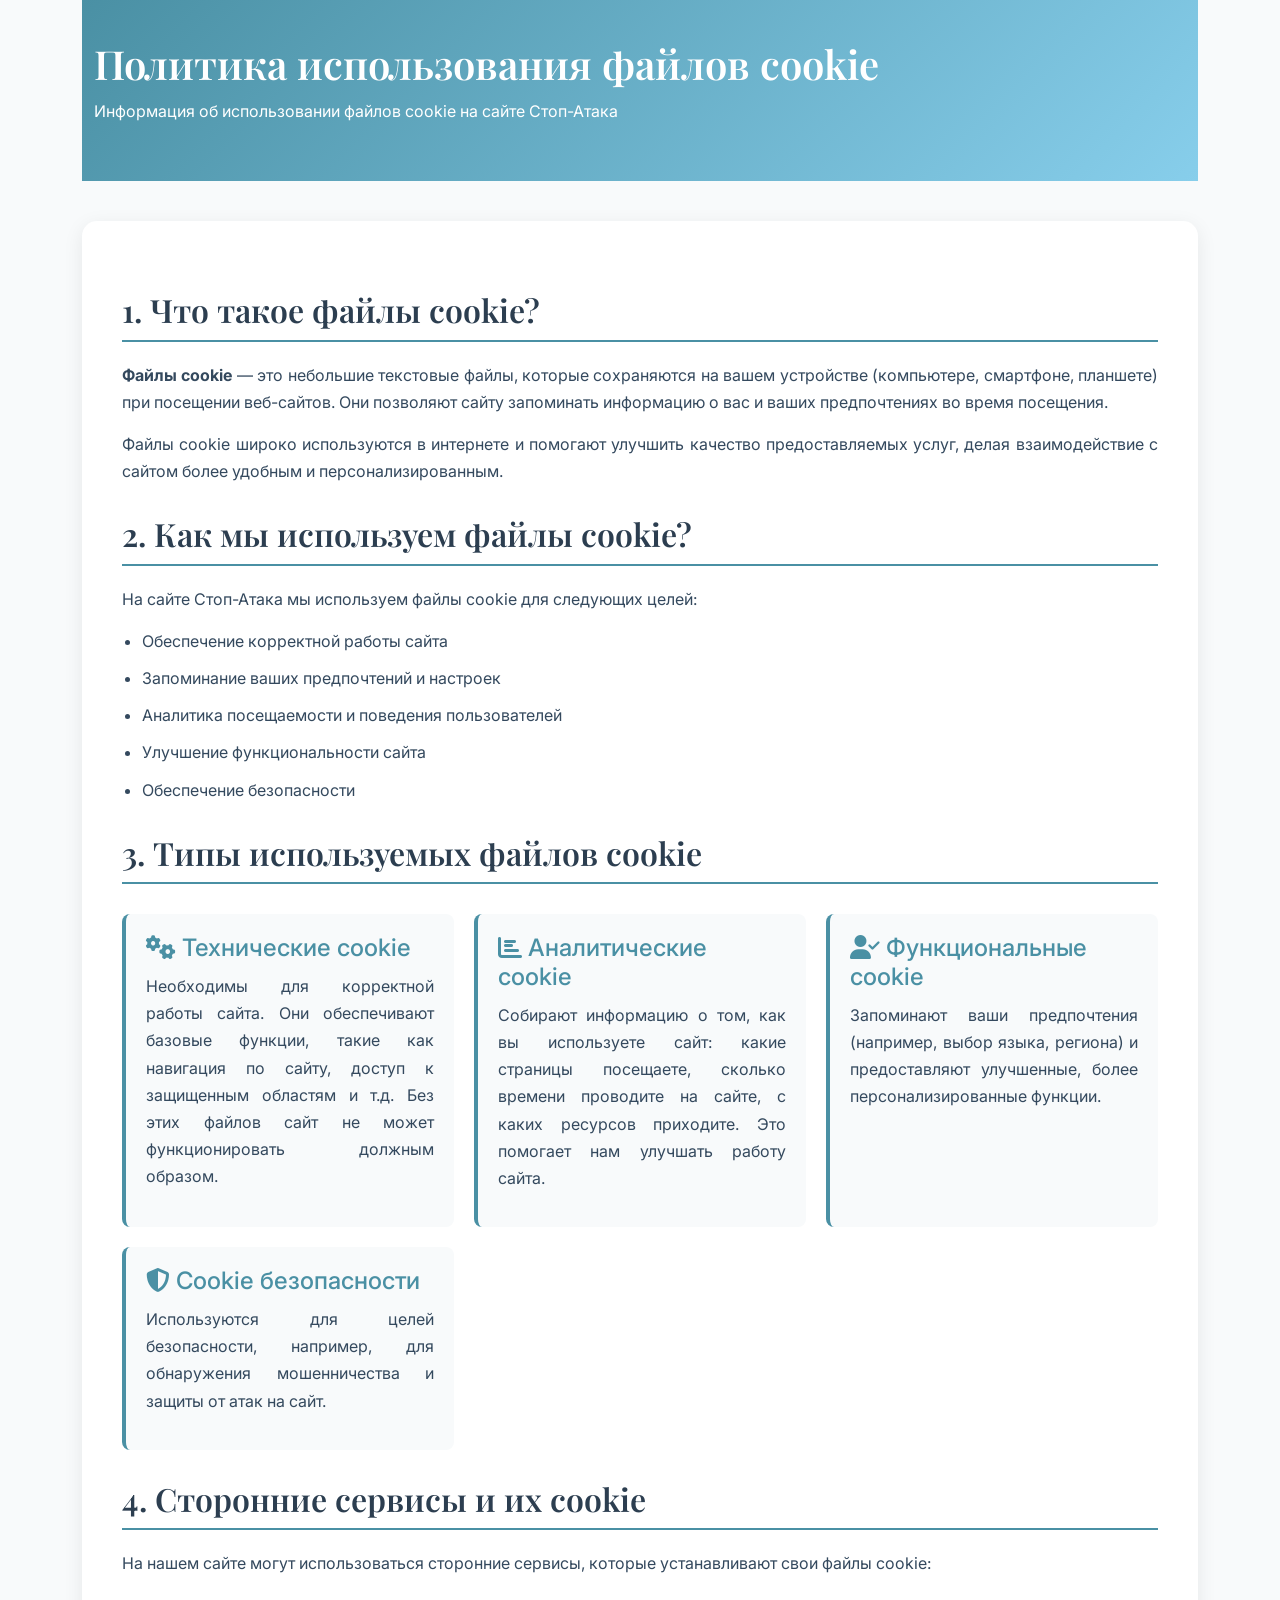
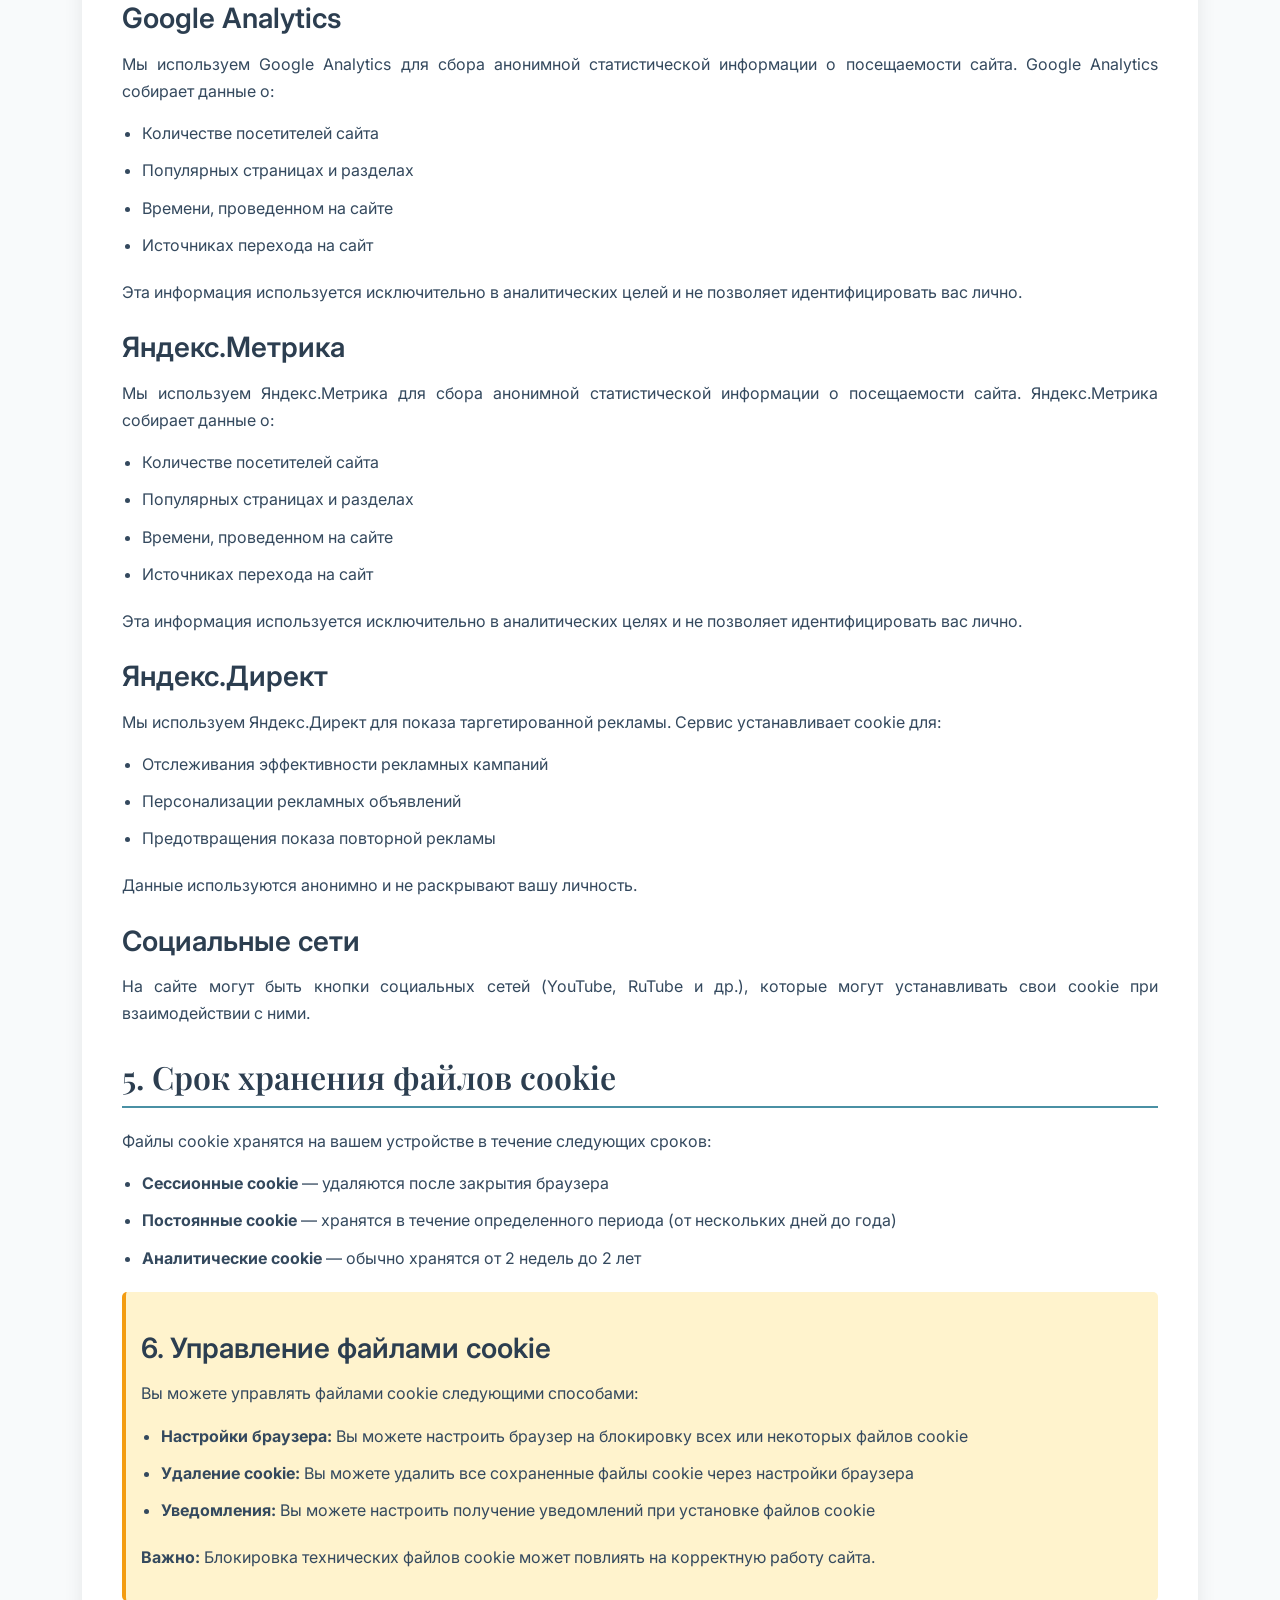
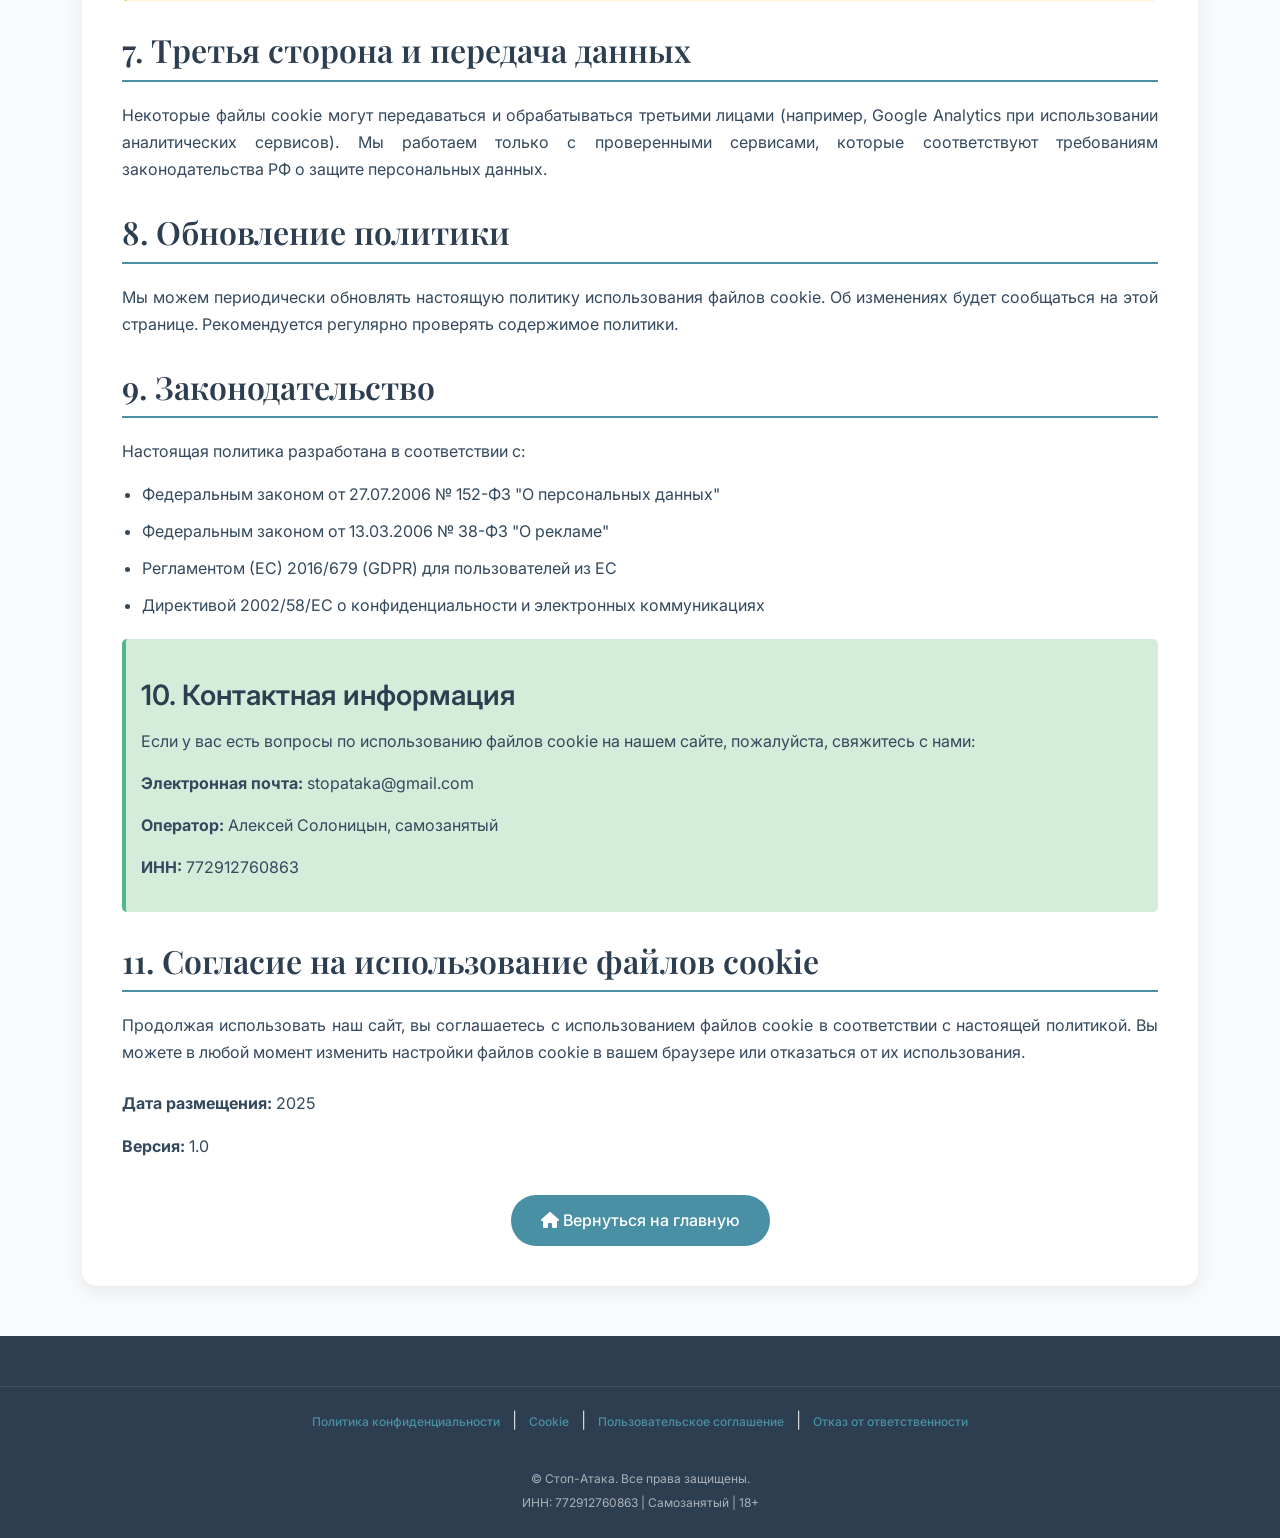
<file: cookies.html>
<!DOCTYPE html>
<html lang="ru">
<head>
    <meta charset="UTF-8">
    <meta name="viewport" content="width=device-width, initial-scale=1.0">
    <title>Политика использования cookies - Стоп-Атака</title>
    <meta name="description" content="Политика cookies Стоп-Атака. Как мы используем cookies и другие технологии для улучшения вашего опыта.">
    <meta name="robots" content="index, follow">
    <link rel="canonical" href="https://bacteriofak.github.io/Solalott/cookies.html">
    <link rel="icon" type="image/x-icon" href="favicon.ico">
    
    <!-- Bootstrap CSS -->
    <link href="https://cdn.jsdelivr.net/npm/bootstrap@5.3.0/dist/css/bootstrap.min.css" rel="stylesheet">
    <!-- Google Fonts -->
    <link href="https://fonts.googleapis.com/css2?family=Inter:wght@300;400;500;600;700&family=Playfair+Display:wght@600;700&display=swap" rel="stylesheet">
    <!-- Font Awesome -->
    <link rel="stylesheet" href="https://cdnjs.cloudflare.com/ajax/libs/font-awesome/6.4.0/css/all.min.css">
    <!-- Legal Pages CSS -->
    <link rel="stylesheet" href="legal.css">
</head>
<body>
    <div class="container">
        <header class="legal-header">
            <div class="container">
                <h1>Политика использования файлов cookie</h1>
                <p>Информация об использовании файлов cookie на сайте Стоп-Атака</p>
            </div>
        </header>
        
        <div class="legal-content">
            <h2>1. Что такое файлы cookie?</h2>
            <p><strong>Файлы cookie</strong> — это небольшие текстовые файлы, которые сохраняются на вашем устройстве (компьютере, смартфоне, планшете) при посещении веб-сайтов. Они позволяют сайту запоминать информацию о вас и ваших предпочтениях во время посещения.</p>
            <p>Файлы cookie широко используются в интернете и помогают улучшить качество предоставляемых услуг, делая взаимодействие с сайтом более удобным и персонализированным.</p>
            
            <h2>2. Как мы используем файлы cookie?</h2>
            <p>На сайте Стоп-Атака мы используем файлы cookie для следующих целей:</p>
            <ul>
                <li>Обеспечение корректной работы сайта</li>
                <li>Запоминание ваших предпочтений и настроек</li>
                <li>Аналитика посещаемости и поведения пользователей</li>
                <li>Улучшение функциональности сайта</li>
                <li>Обеспечение безопасности</li>
            </ul>
            
            <h2>3. Типы используемых файлов cookie</h2>
            <div class="cookie-types">
                <div class="cookie-card">
                    <h4><i class="fas fa-cogs"></i> Технические cookie</h4>
                    <p>Необходимы для корректной работы сайта. Они обеспечивают базовые функции, такие как навигация по сайту, доступ к защищенным областям и т.д. Без этих файлов сайт не может функционировать должным образом.</p>
                </div>
                
                <div class="cookie-card">
                    <h4><i class="fas fa-chart-bar"></i> Аналитические cookie</h4>
                    <p>Собирают информацию о том, как вы используете сайт: какие страницы посещаете, сколько времени проводите на сайте, с каких ресурсов приходите. Это помогает нам улучшать работу сайта.</p>
                </div>
                
                <div class="cookie-card">
                    <h4><i class="fas fa-user-check"></i> Функциональные cookie</h4>
                    <p>Запоминают ваши предпочтения (например, выбор языка, региона) и предоставляют улучшенные, более персонализированные функции.</p>
                </div>
                
                <div class="cookie-card">
                    <h4><i class="fas fa-shield-alt"></i> Cookie безопасности</h4>
                    <p>Используются для целей безопасности, например, для обнаружения мошенничества и защиты от атак на сайт.</p>
                </div>
            </div>
            
            <h2>4. Сторонние сервисы и их cookie</h2>
            <p>На нашем сайте могут использоваться сторонние сервисы, которые устанавливают свои файлы cookie:</p>
            
            <h3>Google Analytics</h3>
            <p>Мы используем Google Analytics для сбора анонимной статистической информации о посещаемости сайта. Google Analytics собирает данные о:</p>
            <ul>
                <li>Количестве посетителей сайта</li>
                <li>Популярных страницах и разделах</li>
                <li>Времени, проведенном на сайте</li>
                <li>Источниках перехода на сайт</li>
            </ul>
            <p>Эта информация используется исключительно в аналитических целей и не позволяет идентифицировать вас лично.</p>
            
            <h3>Яндекс.Метрика</h3>
            <p>Мы используем Яндекс.Метрика для сбора анонимной статистической информации о посещаемости сайта. Яндекс.Метрика собирает данные о:</p>
            <ul>
                <li>Количестве посетителей сайта</li>
                <li>Популярных страницах и разделах</li>
                <li>Времени, проведенном на сайте</li>
                <li>Источниках перехода на сайт</li>
            </ul>
            <p>Эта информация используется исключительно в аналитических целях и не позволяет идентифицировать вас лично.</p>
            
            <h3>Яндекс.Директ</h3>
            <p>Мы используем Яндекс.Директ для показа таргетированной рекламы. Сервис устанавливает cookie для:</p>
            <ul>
                <li>Отслеживания эффективности рекламных кампаний</li>
                <li>Персонализации рекламных объявлений</li>
                <li>Предотвращения показа повторной рекламы</li>
            </ul>
            <p>Данные используются анонимно и не раскрывают вашу личность.</p>
            
            <h3>Социальные сети</h3>
            <p>На сайте могут быть кнопки социальных сетей (YouTube, RuTube и др.), которые могут устанавливать свои cookie при взаимодействии с ними.</p>
            
            <h2>5. Срок хранения файлов cookie</h2>
            <p>Файлы cookie хранятся на вашем устройстве в течение следующих сроков:</p>
            <ul>
                <li><strong>Сессионные cookie</strong> — удаляются после закрытия браузера</li>
                <li><strong>Постоянные cookie</strong> — хранятся в течение определенного периода (от нескольких дней до года)</li>
                <li><strong>Аналитические cookie</strong> — обычно хранятся от 2 недель до 2 лет</li>
            </ul>
            
            <div class="highlight">
                <h3>6. Управление файлами cookie</h3>
                <p>Вы можете управлять файлами cookie следующими способами:</p>
                <ul>
                    <li><strong>Настройки браузера:</strong> Вы можете настроить браузер на блокировку всех или некоторых файлов cookie</li>
                    <li><strong>Удаление cookie:</strong> Вы можете удалить все сохраненные файлы cookie через настройки браузера</li>
                    <li><strong>Уведомления:</strong> Вы можете настроить получение уведомлений при установке файлов cookie</li>
                </ul>
                <p><strong>Важно:</strong> Блокировка технических файлов cookie может повлиять на корректную работу сайта.</p>
            </div>
            
            <h2>7. Третья сторона и передача данных</h2>
            <p>Некоторые файлы cookie могут передаваться и обрабатываться третьими лицами (например, Google Analytics при использовании аналитических сервисов). Мы работаем только с проверенными сервисами, которые соответствуют требованиям законодательства РФ о защите персональных данных.</p>
            
            <h2>8. Обновление политики</h2>
            <p>Мы можем периодически обновлять настоящую политику использования файлов cookie. Об изменениях будет сообщаться на этой странице. Рекомендуется регулярно проверять содержимое политики.</p>
            
            <h2>9. Законодательство</h2>
            <p>Настоящая политика разработана в соответствии с:</p>
            <ul>
                <li>Федеральным законом от 27.07.2006 № 152-ФЗ "О персональных данных"</li>
                <li>Федеральным законом от 13.03.2006 № 38-ФЗ "О рекламе"</li>
                <li>Регламентом (ЕС) 2016/679 (GDPR) для пользователей из ЕС</li>
                <li>Директивой 2002/58/EC о конфиденциальности и электронных коммуникациях</li>
            </ul>
            
            <div class="contact-info">
                <h3>10. Контактная информация</h3>
                <p>Если у вас есть вопросы по использованию файлов cookie на нашем сайте, пожалуйста, свяжитесь с нами:</p>
                <p><strong>Электронная почта:</strong> stopataka@gmail.com</p>
                <p><strong>Оператор:</strong> Алексей Солоницын, самозанятый</p>
                <p><strong>ИНН:</strong> 772912760863</p>
            </div>
            
            <h2>11. Согласие на использование файлов cookie</h2>
            <p>Продолжая использовать наш сайт, вы соглашаетесь с использованием файлов cookie в соответствии с настоящей политикой. Вы можете в любой момент изменить настройки файлов cookie в вашем браузере или отказаться от их использования.</p>
            
            <div class="text-center mt-4">
                <p><strong>Дата размещения:</strong> 2025</p>
                <p><strong>Версия:</strong> 1.0</p>
            </div>
            
            <div class="text-center">
                <a href="index.html" class="btn-back">
                    <i class="fas fa-home"></i> Вернуться на главную
                </a>
            </div>
        </div>
    </div>
    
    <!-- Footer -->
    <div class="legal-footer-wrapper">
        <footer class="footer">
            <div class="legal-links">
                <a href="privacy.html">Политика конфиденциальности</a> |
                <a href="cookies.html">Cookie</a> |
                <a href="terms.html">Пользовательское соглашение</a> |
                <a href="disclaimer.html">Отказ от ответственности</a>
            </div>
            <div class="footer-bottom">
                <p>&copy; Стоп-Атака. Все права защищены.</p>
                <p>ИНН: 772912760863 | Самозанятый | 18+</p>
            </div>
        </footer>
    </div>
    
    <!-- Bootstrap JS -->
    <script src="https://cdn.jsdelivr.net/npm/bootstrap@5.3.0/dist/js/bootstrap.bundle.min.js"></script>
</body>
</html>
</file>
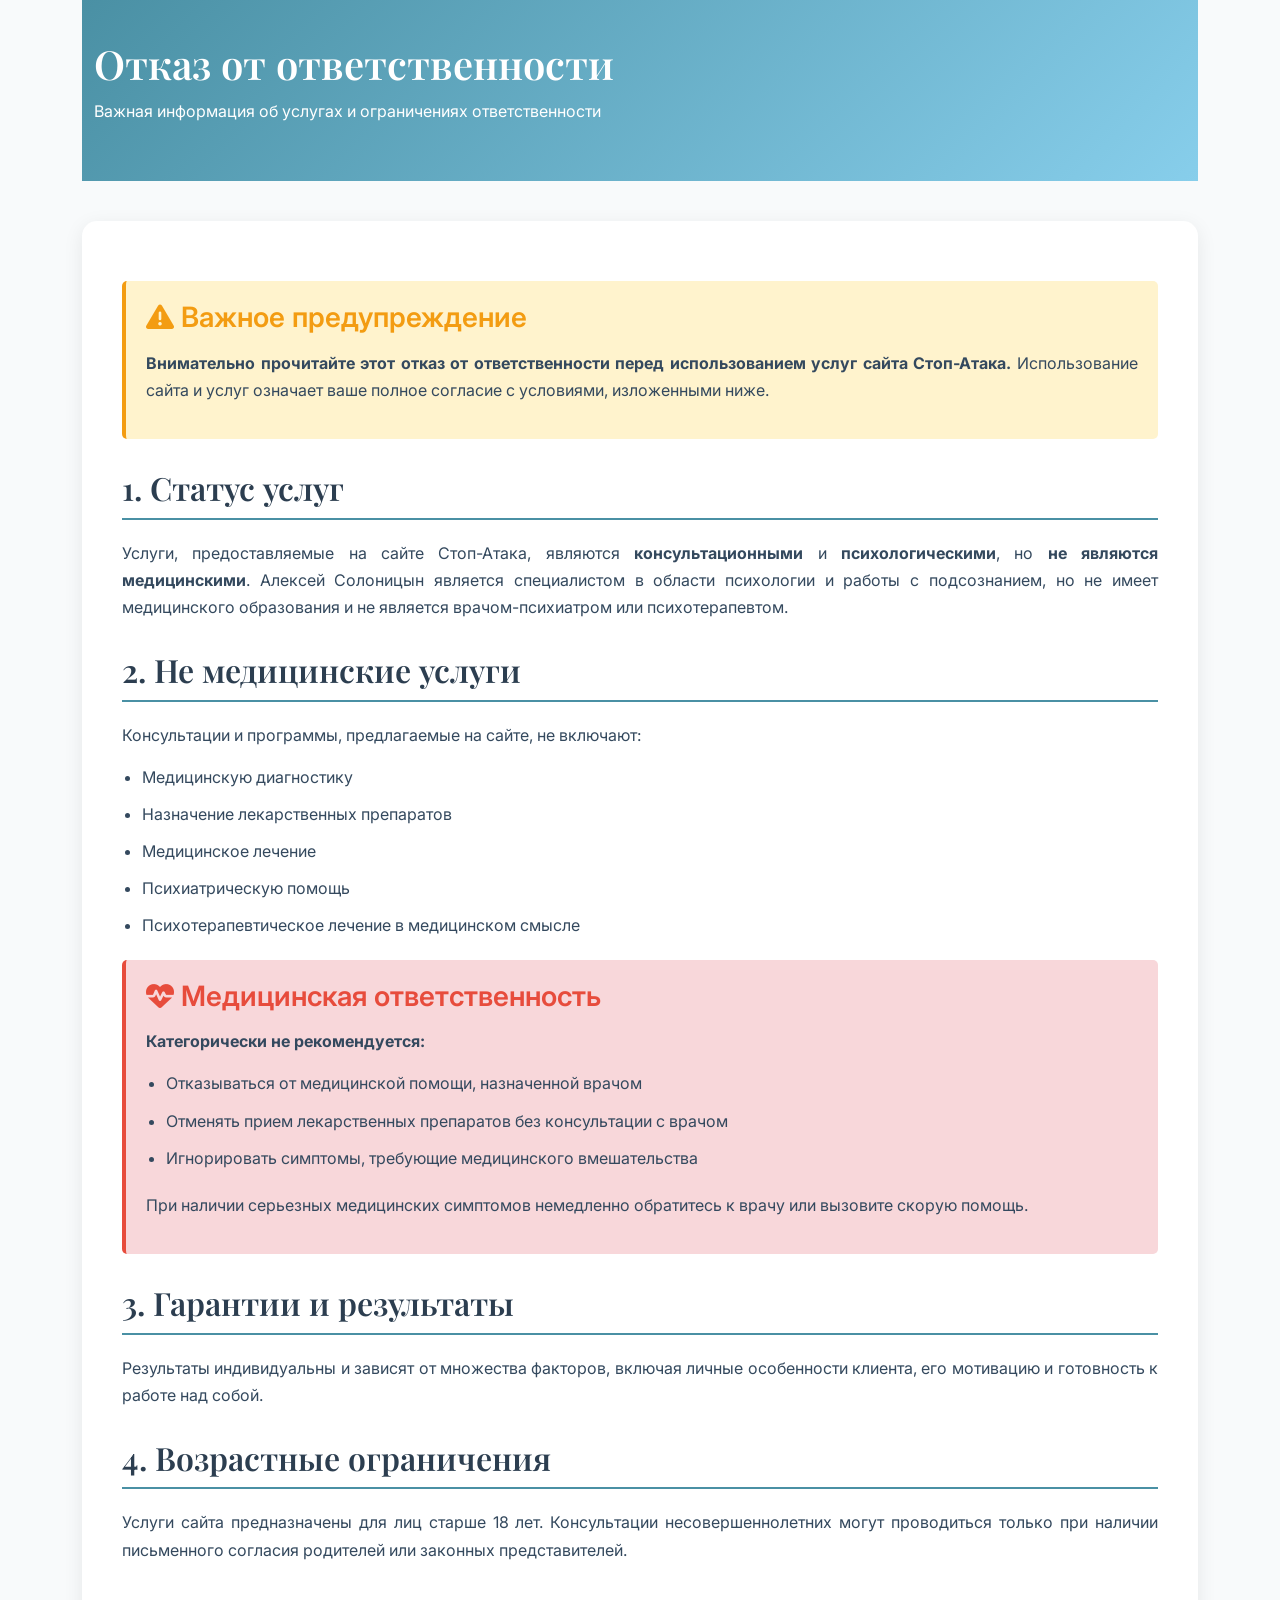
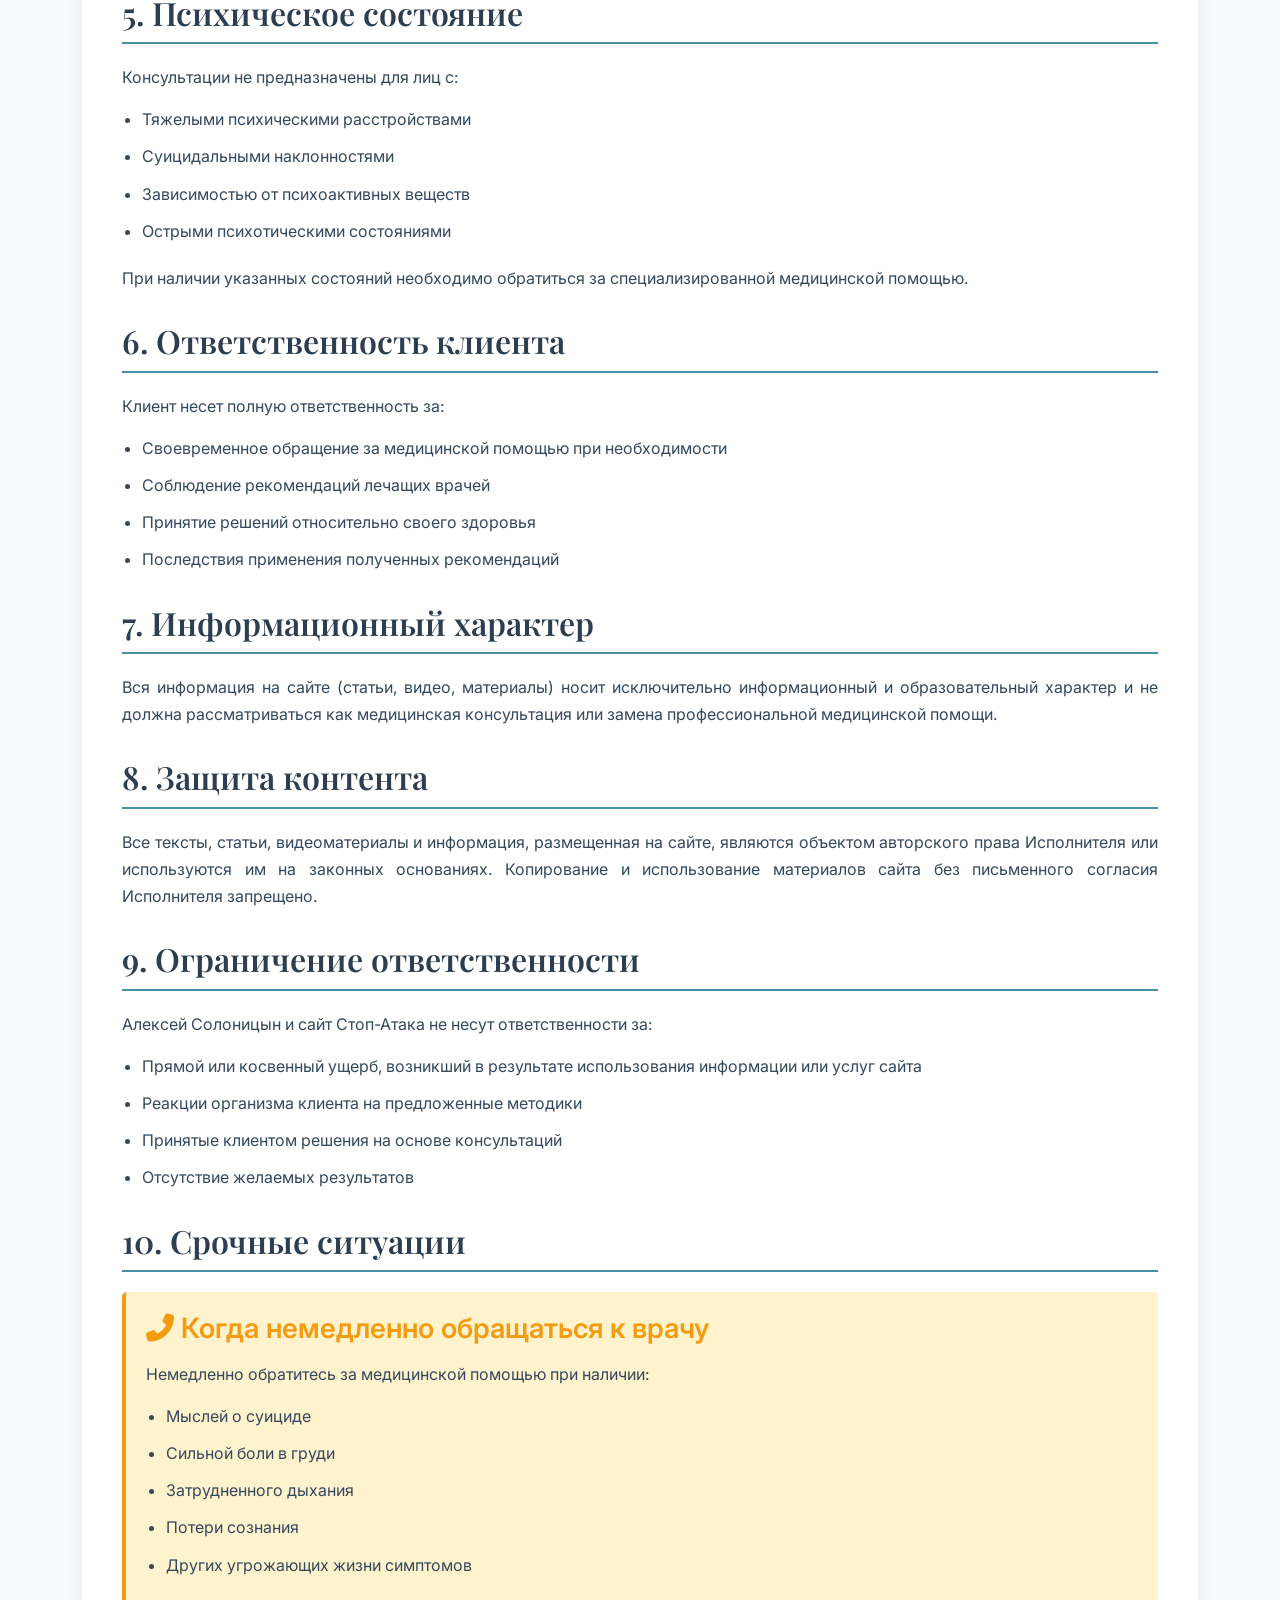
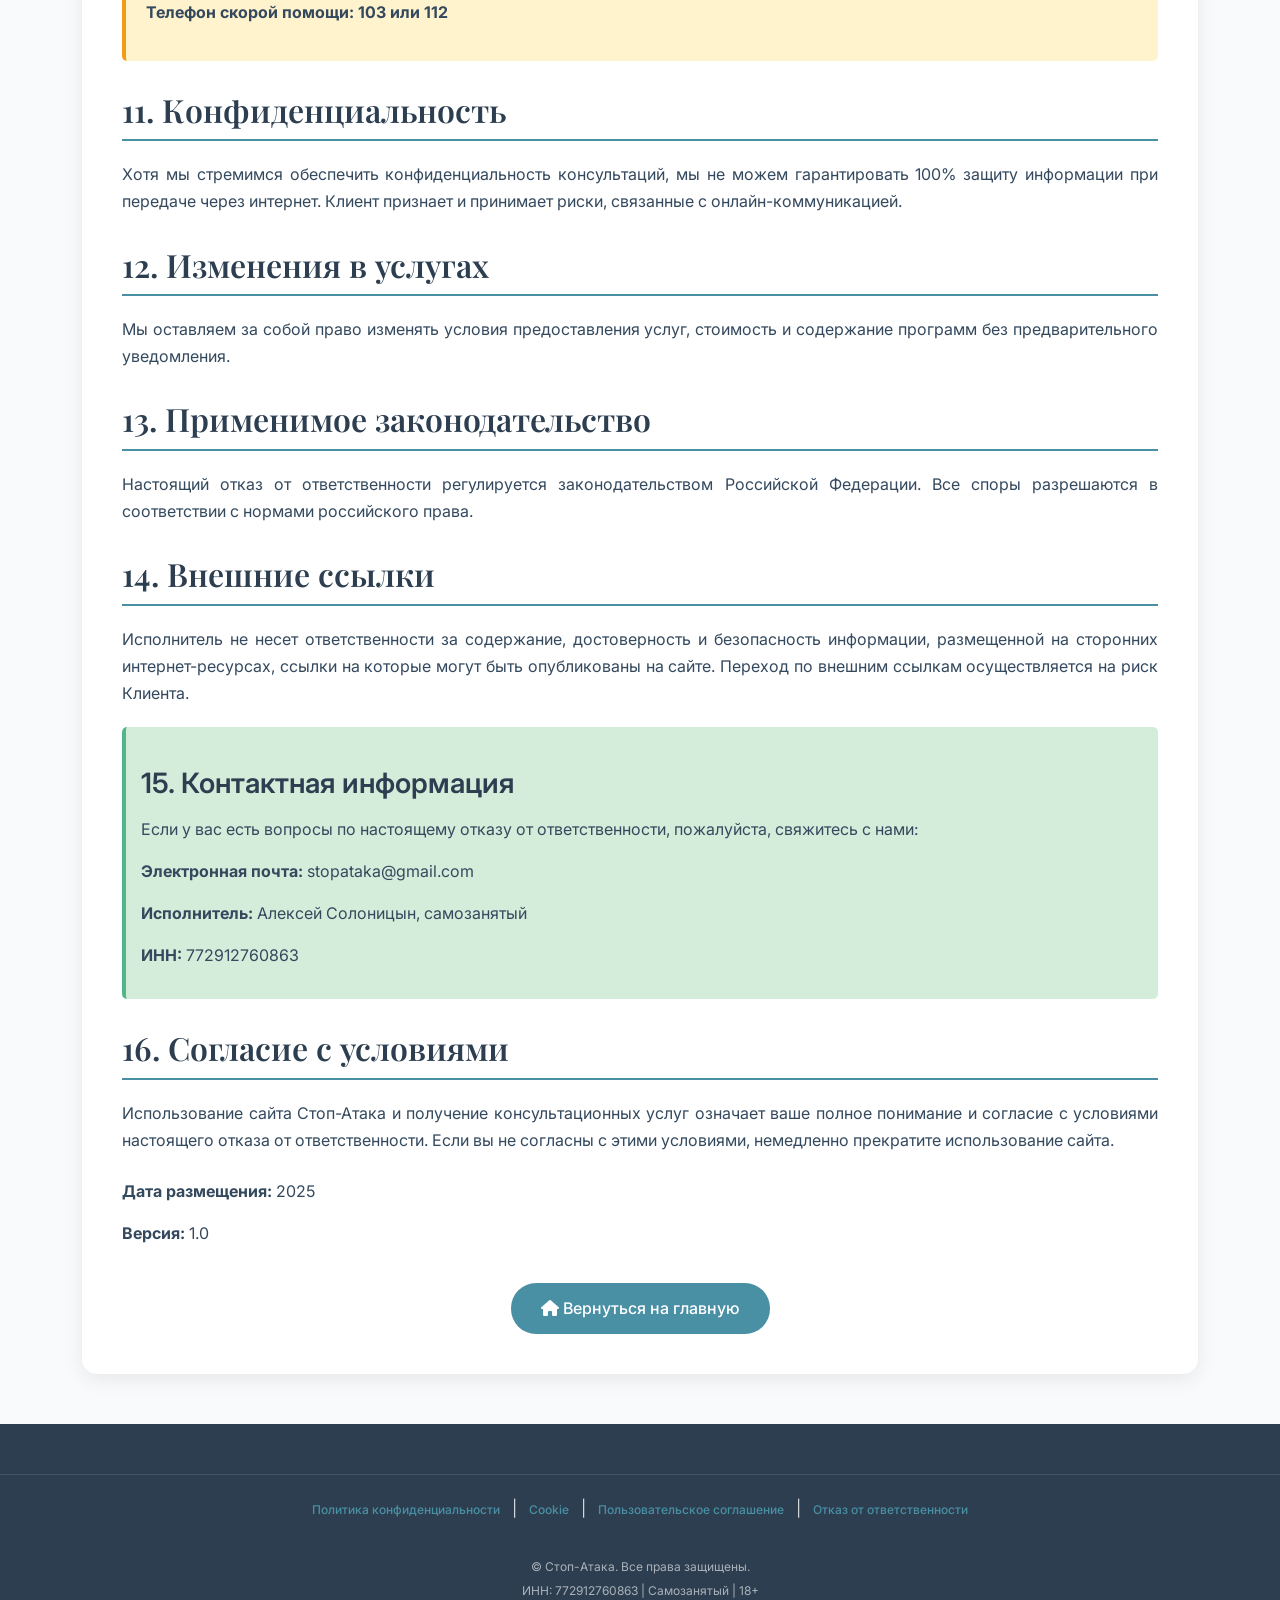
<file: disclaimer.html>
<!DOCTYPE html>
<html lang="ru">
<head>
    <meta charset="UTF-8">
    <meta name="viewport" content="width=device-width, initial-scale=1.0">
    <title>Отказ от ответственности - Стоп-Атака</title>
    <meta name="description" content="Отказ от ответственности. Консультация не заменяет медицинскую помощь. Информация предоставлена в информационных целях.">
    <meta name="robots" content="index, follow">
    <link rel="canonical" href="https://bacteriofak.github.io/Solalott/disclaimer.html">
    <link rel="icon" type="image/x-icon" href="favicon.ico">
    
    <!-- Bootstrap CSS -->
    <link href="https://cdn.jsdelivr.net/npm/bootstrap@5.3.0/dist/css/bootstrap.min.css" rel="stylesheet">
    <!-- Google Fonts -->
    <link href="https://fonts.googleapis.com/css2?family=Inter:wght@300;400;500;600;700&family=Playfair+Display:wght@600;700&display=swap" rel="stylesheet">
    <!-- Font Awesome -->
    <link rel="stylesheet" href="https://cdnjs.cloudflare.com/ajax/libs/font-awesome/6.4.0/css/all.min.css">
    <!-- Legal Pages CSS -->
    <link rel="stylesheet" href="legal.css">
</head>
<body>
    <div class="container">
        <header class="legal-header">
            <div class="container">
                <h1>Отказ от ответственности</h1>
                <p>Важная информация об услугах и ограничениях ответственности</p>
            </div>
        </header>
        
        <div class="legal-content">
            <div class="warning-box">
                <h3><i class="fas fa-exclamation-triangle"></i> Важное предупреждение</h3>
                <p><strong>Внимательно прочитайте этот отказ от ответственности перед использованием услуг сайта Стоп-Атака.</strong> Использование сайта и услуг означает ваше полное согласие с условиями, изложенными ниже.</p>
            </div>
            
            <h2>1. Статус услуг</h2>
            <p>Услуги, предоставляемые на сайте Стоп-Атака, являются <strong>консультационными</strong> и <strong>психологическими</strong>, но <strong>не являются медицинскими</strong>. Алексей Солоницын является специалистом в области психологии и работы с подсознанием, но не имеет медицинского образования и не является врачом-психиатром или психотерапевтом.</p>
            
            <h2>2. Не медицинские услуги</h2>
            <p>Консультации и программы, предлагаемые на сайте, не включают:</p>
            <ul>
                <li>Медицинскую диагностику</li>
                <li>Назначение лекарственных препаратов</li>
                <li>Медицинское лечение</li>
                <li>Психиатрическую помощь</li>
                <li>Психотерапевтическое лечение в медицинском смысле</li>
            </ul>
            
            <div class="danger-box">
                <h3><i class="fas fa-heartbeat"></i> Медицинская ответственность</h3>
                <p><strong>Категорически не рекомендуется:</strong></p>
                <ul>
                    <li>Отказываться от медицинской помощи, назначенной врачом</li>
                    <li>Отменять прием лекарственных препаратов без консультации с врачом</li>
                    <li>Игнорировать симптомы, требующие медицинского вмешательства</li>
                </ul>
                <p>При наличии серьезных медицинских симптомов немедленно обратитесь к врачу или вызовите скорую помощь.</p>
            </div>
            
            <h2>3. Гарантии и результаты</h2>
            <p>Результаты индивидуальны и зависят от множества факторов, включая личные особенности клиента, его мотивацию и готовность к работе над собой.</p>
            
            <h2>4. Возрастные ограничения</h2>
            <p>Услуги сайта предназначены для лиц старше 18 лет. Консультации несовершеннолетних могут проводиться только при наличии письменного согласия родителей или законных представителей.</p>
            
            <h2>5. Психическое состояние</h2>
            <p>Консультации не предназначены для лиц с:</p>
            <ul>
                <li>Тяжелыми психическими расстройствами</li>
                <li>Суицидальными наклонностями</li>
                <li>Зависимостью от психоактивных веществ</li>
                <li>Острыми психотическими состояниями</li>
            </ul>
            <p>При наличии указанных состояний необходимо обратиться за специализированной медицинской помощью.</p>
            
            <h2>6. Ответственность клиента</h2>
            <p>Клиент несет полную ответственность за:</p>
            <ul>
                <li>Своевременное обращение за медицинской помощью при необходимости</li>
                <li>Соблюдение рекомендаций лечащих врачей</li>
                <li>Принятие решений относительно своего здоровья</li>
                <li>Последствия применения полученных рекомендаций</li>
            </ul>
            
            <h2>7. Информационный характер</h2>
            <p>Вся информация на сайте (статьи, видео, материалы) носит исключительно информационный и образовательный характер и не должна рассматриваться как медицинская консультация или замена профессиональной медицинской помощи.</p>

            
            <h2>8. Защита контента</h2>
            <p>Все тексты, статьи, видеоматериалы и информация, размещенная на сайте, являются объектом авторского права Исполнителя или используются им на законных основаниях. Копирование и использование материалов сайта без письменного согласия Исполнителя запрещено.</p>
            
            <h2>9. Ограничение ответственности</h2>
            <p>Алексей Солоницын и сайт Стоп-Атака не несут ответственности за:</p>
            <ul>
                <li>Прямой или косвенный ущерб, возникший в результате использования информации или услуг сайта</li>
                <li>Реакции организма клиента на предложенные методики</li>
                <li>Принятые клиентом решения на основе консультаций</li>
                <li>Отсутствие желаемых результатов</li>
            </ul>
            
            <h2>10. Срочные ситуации</h2>
            <div class="warning-box">
                <h3><i class="fas fa-phone-alt"></i> Когда немедленно обращаться к врачу</h3>
                <p>Немедленно обратитесь за медицинской помощью при наличии:</p>
                <ul>
                    <li>Мыслей о суициде</li>
                    <li>Сильной боли в груди</li>
                    <li>Затрудненного дыхания</li>
                    <li>Потери сознания</li>
                    <li>Других угрожающих жизни симптомов</li>
                </ul>
                <p><strong>Телефон скорой помощи: 103 или 112</strong></p>
            </div>
            
            <h2>11. Конфиденциальность</h2>
            <p>Хотя мы стремимся обеспечить конфиденциальность консультаций, мы не можем гарантировать 100% защиту информации при передаче через интернет. Клиент признает и принимает риски, связанные с онлайн-коммуникацией.</p>
            
            <h2>12. Изменения в услугах</h2>
            <p>Мы оставляем за собой право изменять условия предоставления услуг, стоимость и содержание программ без предварительного уведомления.</p>
            
            <h2>13. Применимое законодательство</h2>
            <p>Настоящий отказ от ответственности регулируется законодательством Российской Федерации. Все споры разрешаются в соответствии с нормами российского права.</p>

            
            <h2>14. Внешние ссылки</h2>
            <p>Исполнитель не несет ответственности за содержание, достоверность и безопасность информации, размещенной на сторонних интернет-ресурсах, ссылки на которые могут быть опубликованы на сайте. Переход по внешним ссылкам осуществляется на риск Клиента.</p>
            
            <div class="contact-info">
                <h3>15. Контактная информация</h3>
                <p>Если у вас есть вопросы по настоящему отказу от ответственности, пожалуйста, свяжитесь с нами:</p>
                <p><strong>Электронная почта:</strong> stopataka@gmail.com</p>
                <p><strong>Исполнитель:</strong> Алексей Солоницын, самозанятый</p>
                <p><strong>ИНН:</strong> 772912760863</p>
            </div>
            
            <h2>16. Согласие с условиями</h2>
            <p>Использование сайта Стоп-Атака и получение консультационных услуг означает ваше полное понимание и согласие с условиями настоящего отказа от ответственности. Если вы не согласны с этими условиями, немедленно прекратите использование сайта.</p>
            
            <div class="text-center mt-4">
                <p><strong>Дата размещения:</strong> 2025</p>
                <p><strong>Версия:</strong> 1.0</p>
            </div>
            
            <div class="text-center">
                <a href="index.html" class="btn-back">
                    <i class="fas fa-home"></i> Вернуться на главную
                </a>
            </div>
        </div>
    </div>
    
    <!-- Footer -->
    <div class="legal-footer-wrapper">
        <footer class="footer">
            <div class="legal-links">
                <a href="privacy.html">Политика конфиденциальности</a> |
                <a href="cookies.html">Cookie</a> |
                <a href="terms.html">Пользовательское соглашение</a> |
                <a href="disclaimer.html">Отказ от ответственности</a>
            </div>
            <div class="footer-bottom">
                <p>&copy; Стоп-Атака. Все права защищены.</p>
                <p>ИНН: 772912760863 | Самозанятый | 18+</p>
            </div>
        </footer>
    </div>
    
    <!-- Bootstrap JS -->
    <script src="https://cdn.jsdelivr.net/npm/bootstrap@5.3.0/dist/js/bootstrap.bundle.min.js"></script>
</body>
</html>
</file>
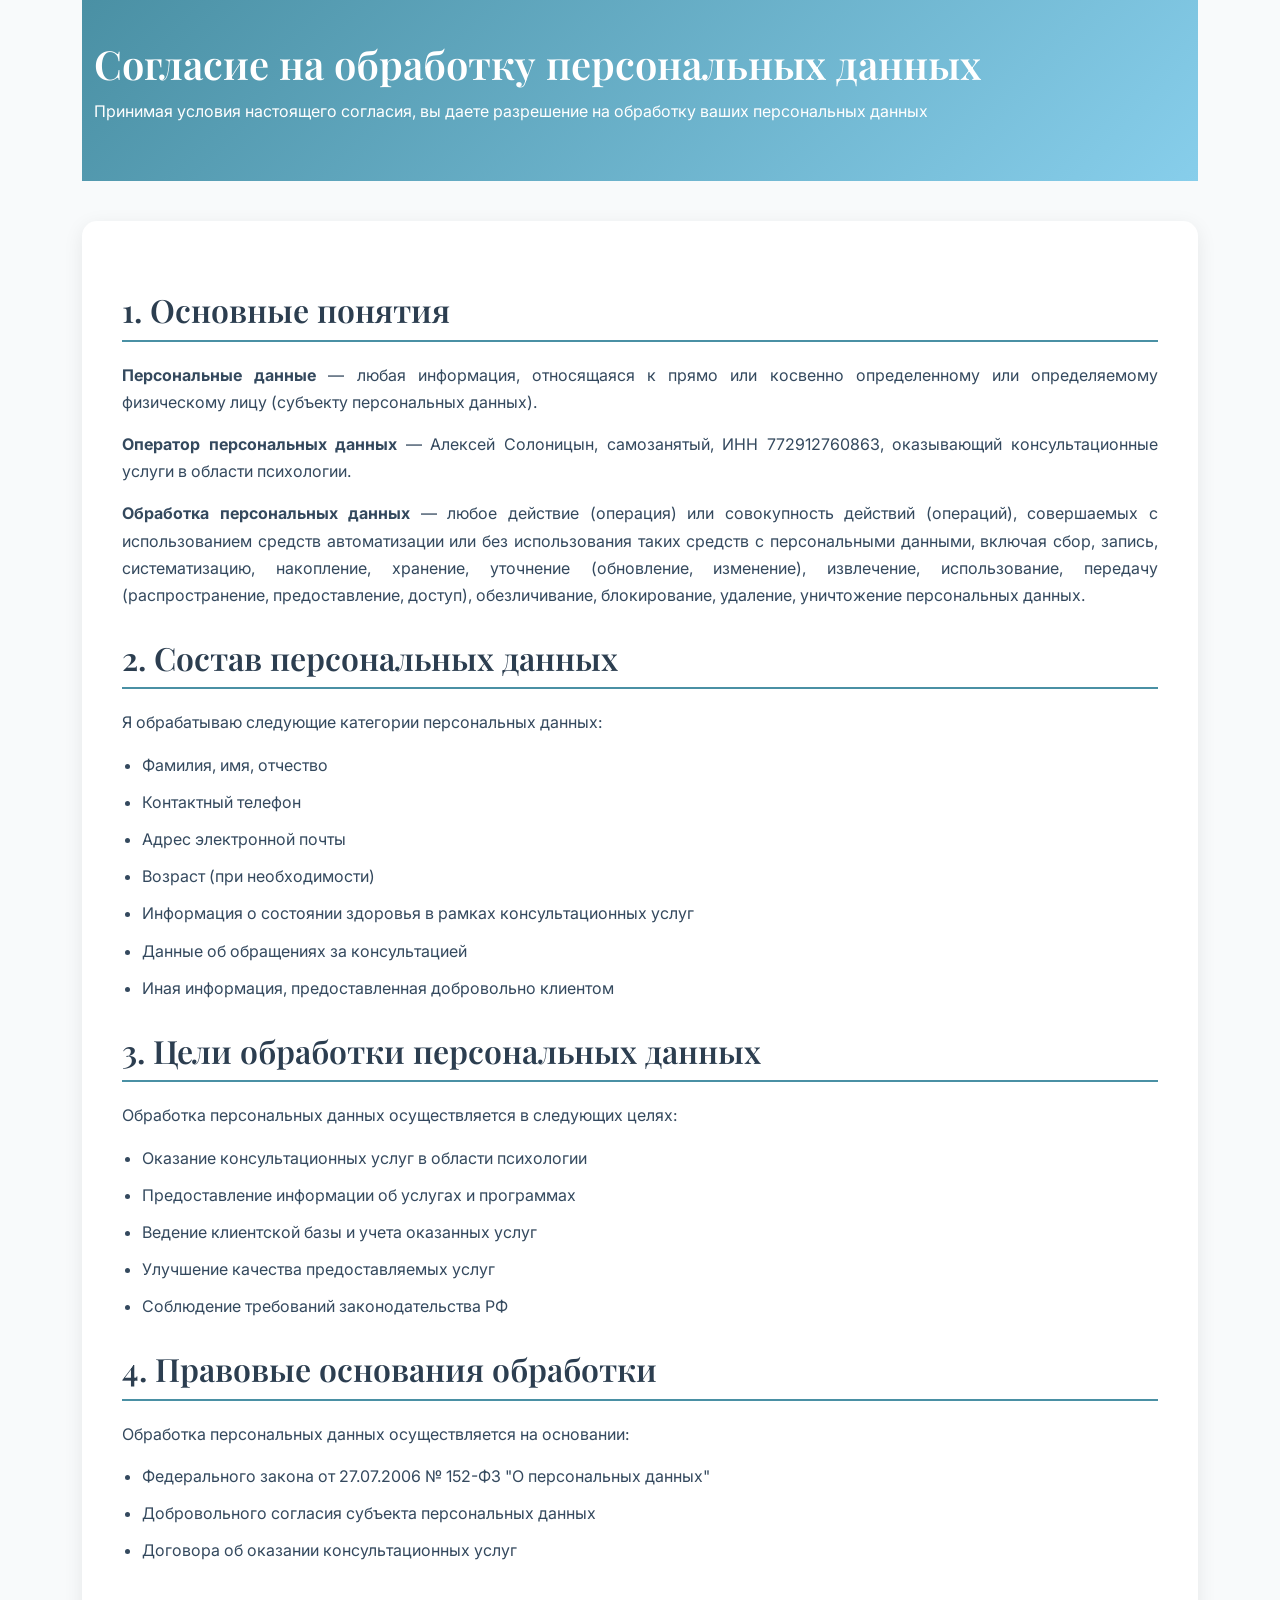
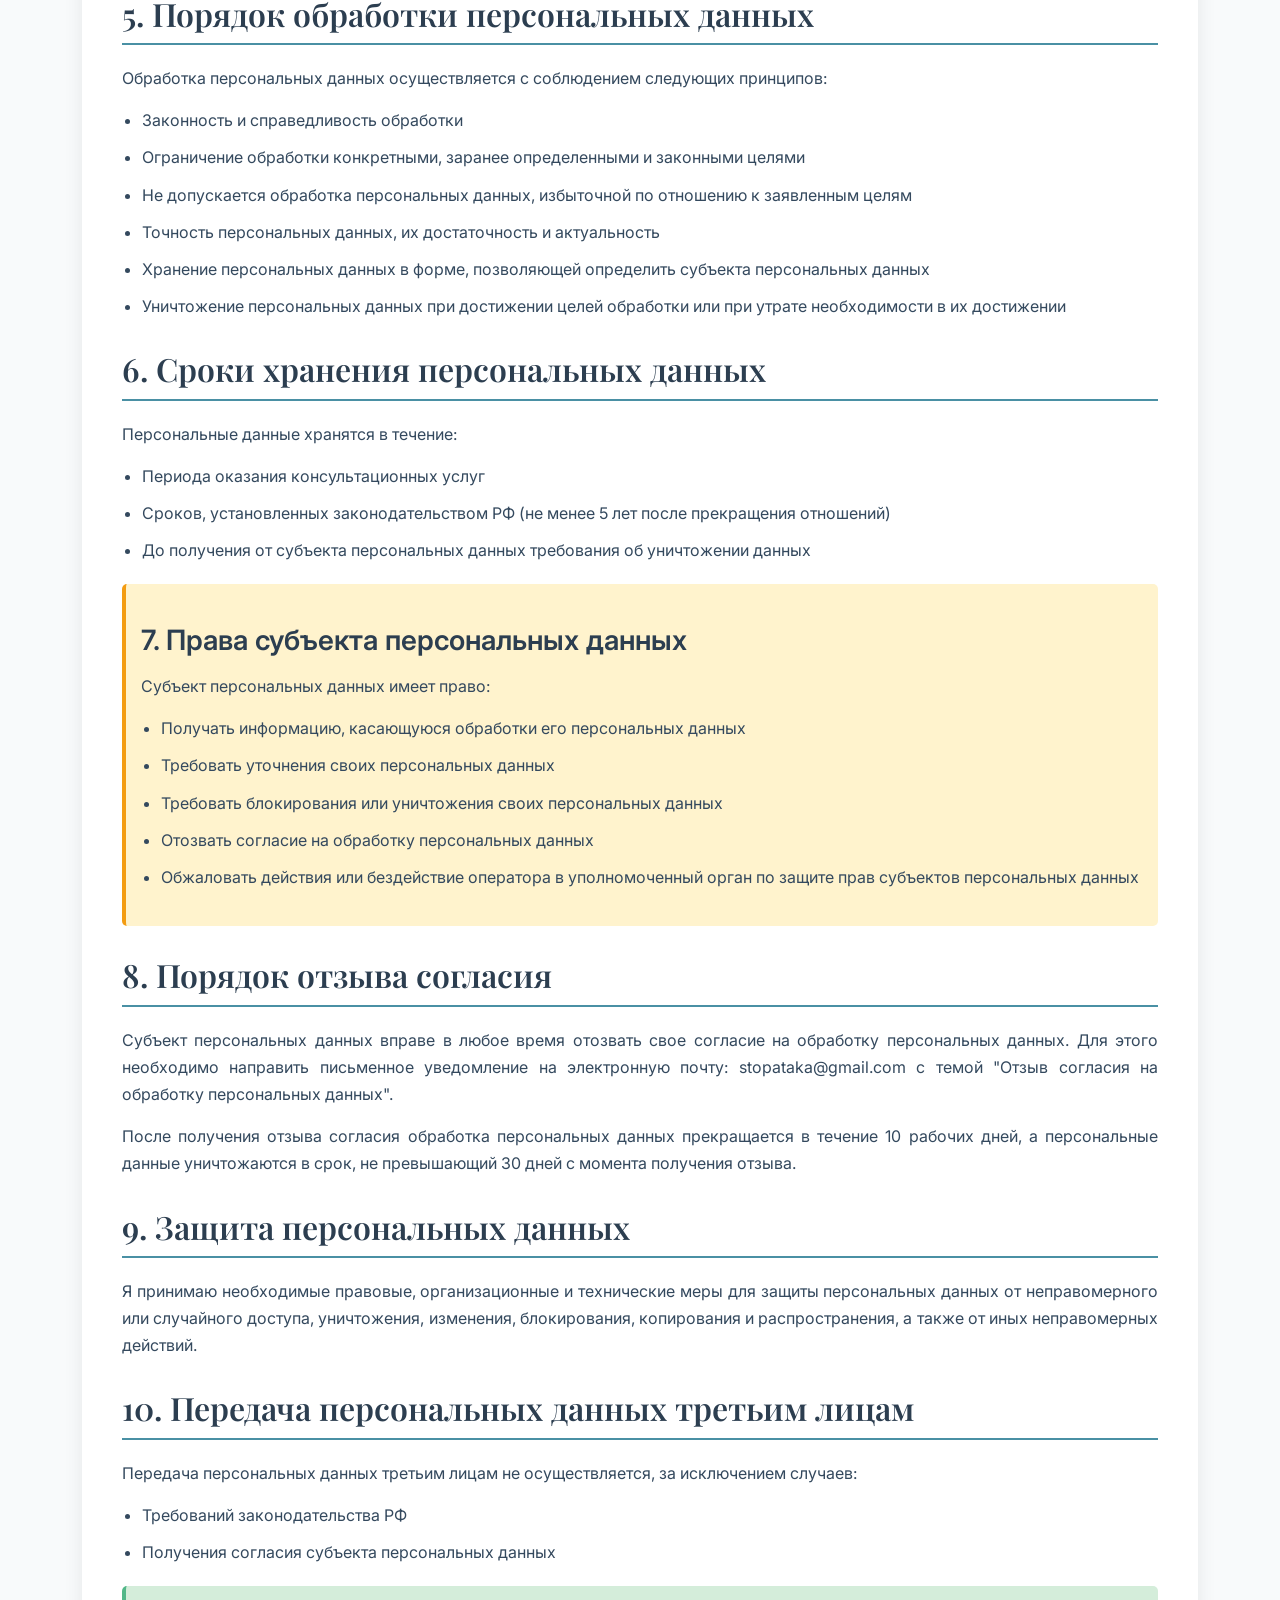
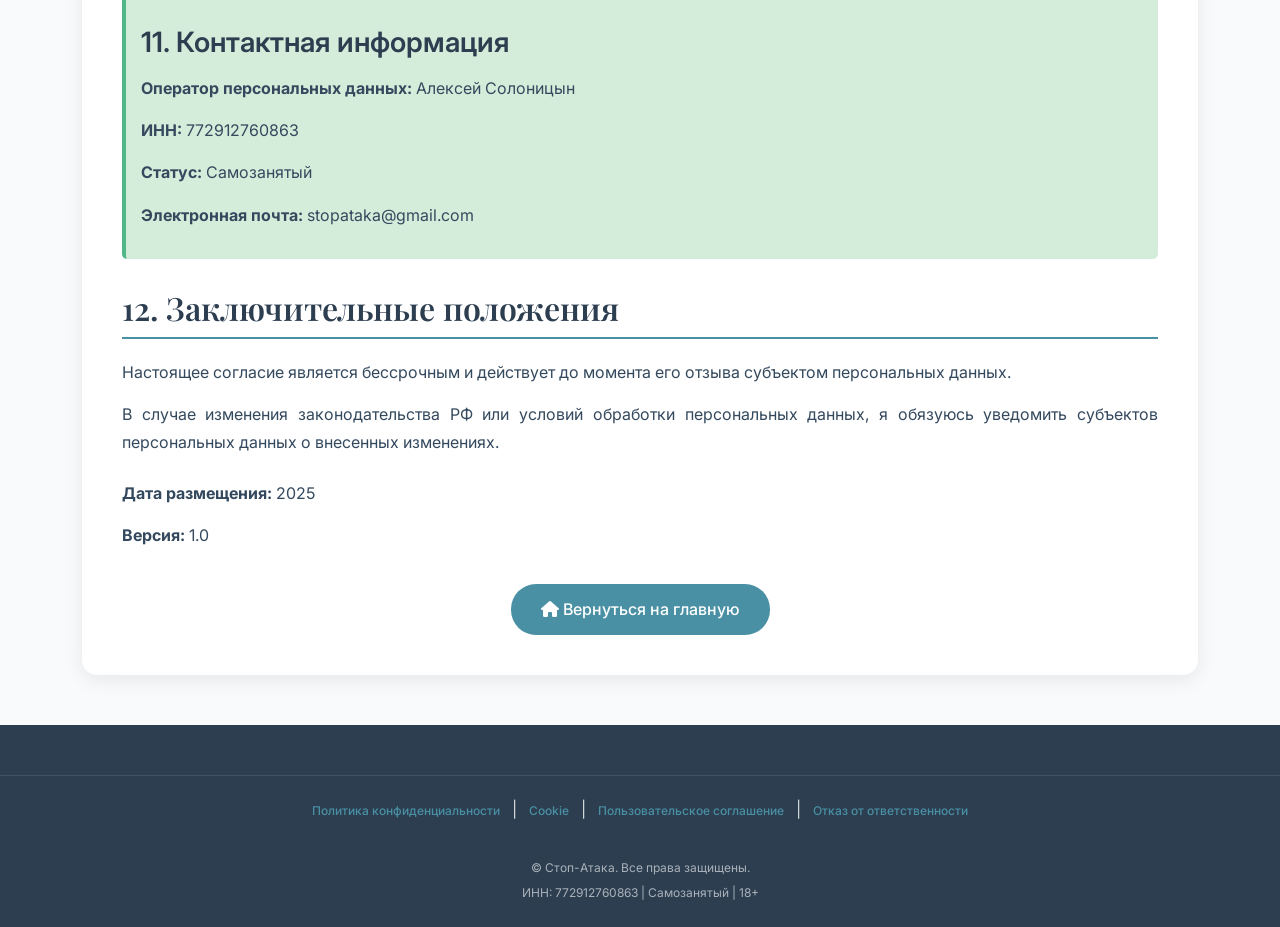
<file: privacy.html>
<!DOCTYPE html>
<html lang="ru">
<head>
    <meta charset="UTF-8">
    <meta name="viewport" content="width=device-width, initial-scale=1.0">
    <title>Политика конфиденциальности - Стоп-Атака</title>
    <meta name="description" content="Политика конфиденциальности Стоп-Атака. Информация о защите и обработке персональных данных клиентов.">
    <meta name="robots" content="index, follow">
    <link rel="canonical" href="https://bacteriofak.github.io/Solalott/privacy.html">
    <link rel="icon" type="image/x-icon" href="favicon.ico">
    
    <!-- Bootstrap CSS -->
    <link href="https://cdn.jsdelivr.net/npm/bootstrap@5.3.0/dist/css/bootstrap.min.css" rel="stylesheet">
    <!-- Google Fonts -->
    <link href="https://fonts.googleapis.com/css2?family=Inter:wght@300;400;500;600;700&family=Playfair+Display:wght@600;700&display=swap" rel="stylesheet">
    <!-- Font Awesome -->
    <link rel="stylesheet" href="https://cdnjs.cloudflare.com/ajax/libs/font-awesome/6.4.0/css/all.min.css">
    <!-- Legal Pages CSS -->
    <link rel="stylesheet" href="legal.css">
</head>
<body>
    <div class="container">
        <header class="legal-header">
            <div class="container">
                <h1>Согласие на обработку персональных данных</h1>
                <p>Принимая условия настоящего согласия, вы даете разрешение на обработку ваших персональных данных</p>
            </div>
        </header>
        
        <div class="legal-content">
            <h2>1. Основные понятия</h2>
            <p><strong>Персональные данные</strong> — любая информация, относящаяся к прямо или косвенно определенному или определяемому физическому лицу (субъекту персональных данных).</p>
            <p><strong>Оператор персональных данных</strong> — Алексей Солоницын, самозанятый, ИНН 772912760863, оказывающий консультационные услуги в области психологии.</p>
            <p><strong>Обработка персональных данных</strong> — любое действие (операция) или совокупность действий (операций), совершаемых с использованием средств автоматизации или без использования таких средств с персональными данными, включая сбор, запись, систематизацию, накопление, хранение, уточнение (обновление, изменение), извлечение, использование, передачу (распространение, предоставление, доступ), обезличивание, блокирование, удаление, уничтожение персональных данных.</p>
            
            <h2>2. Состав персональных данных</h2>
            <p>Я обрабатываю следующие категории персональных данных:</p>
            <ul>
                <li>Фамилия, имя, отчество</li>
                <li>Контактный телефон</li>
                <li>Адрес электронной почты</li>
                <li>Возраст (при необходимости)</li>
                <li>Информация о состоянии здоровья в рамках консультационных услуг</li>
                <li>Данные об обращениях за консультацией</li>
                <li>Иная информация, предоставленная добровольно клиентом</li>
            </ul>
            
            <h2>3. Цели обработки персональных данных</h2>
            <p>Обработка персональных данных осуществляется в следующих целях:</p>
            <ul>
                <li>Оказание консультационных услуг в области психологии</li>
                <li>Предоставление информации об услугах и программах</li>
                <li>Ведение клиентской базы и учета оказанных услуг</li>
                <li>Улучшение качества предоставляемых услуг</li>
                <li>Соблюдение требований законодательства РФ</li>
            </ul>
            
            <h2>4. Правовые основания обработки</h2>
            <p>Обработка персональных данных осуществляется на основании:</p>
            <ul>
                <li>Федерального закона от 27.07.2006 № 152-ФЗ "О персональных данных"</li>
                <li>Добровольного согласия субъекта персональных данных</li>
                <li>Договора об оказании консультационных услуг</li>
            </ul>
            
            <h2>5. Порядок обработки персональных данных</h2>
            <p>Обработка персональных данных осуществляется с соблюдением следующих принципов:</p>
            <ul>
                <li>Законность и справедливость обработки</li>
                <li>Ограничение обработки конкретными, заранее определенными и законными целями</li>
                <li>Не допускается обработка персональных данных, избыточной по отношению к заявленным целям</li>
                <li>Точность персональных данных, их достаточность и актуальность</li>
                <li>Хранение персональных данных в форме, позволяющей определить субъекта персональных данных</li>
                <li>Уничтожение персональных данных при достижении целей обработки или при утрате необходимости в их достижении</li>
            </ul>
            
            <h2>6. Сроки хранения персональных данных</h2>
            <p>Персональные данные хранятся в течение:</p>
            <ul>
                <li>Периода оказания консультационных услуг</li>
                <li>Сроков, установленных законодательством РФ (не менее 5 лет после прекращения отношений)</li>
                <li>До получения от субъекта персональных данных требования об уничтожении данных</li>
            </ul>
            
            <div class="highlight">
                <h3>7. Права субъекта персональных данных</h3>
                <p>Субъект персональных данных имеет право:</p>
                <ul>
                    <li>Получать информацию, касающуюся обработки его персональных данных</li>
                    <li>Требовать уточнения своих персональных данных</li>
                    <li>Требовать блокирования или уничтожения своих персональных данных</li>
                    <li>Отозвать согласие на обработку персональных данных</li>
                    <li>Обжаловать действия или бездействие оператора в уполномоченный орган по защите прав субъектов персональных данных</li>
                </ul>
            </div>
            
            <h2>8. Порядок отзыва согласия</h2>
            <p>Субъект персональных данных вправе в любое время отозвать свое согласие на обработку персональных данных. Для этого необходимо направить письменное уведомление на электронную почту: stopataka@gmail.com с темой "Отзыв согласия на обработку персональных данных".</p>
            <p>После получения отзыва согласия обработка персональных данных прекращается в течение 10 рабочих дней, а персональные данные уничтожаются в срок, не превышающий 30 дней с момента получения отзыва.</p>
            
            <h2>9. Защита персональных данных</h2>
            <p>Я принимаю необходимые правовые, организационные и технические меры для защиты персональных данных от неправомерного или случайного доступа, уничтожения, изменения, блокирования, копирования и распространения, а также от иных неправомерных действий.</p>
            
            <h2>10. Передача персональных данных третьим лицам</h2>
            <p>Передача персональных данных третьим лицам не осуществляется, за исключением случаев:</p>
            <ul>
                <li>Требований законодательства РФ</li>
                <li>Получения согласия субъекта персональных данных</li>
            </ul>
            
            <div class="contact-info">
                <h3>11. Контактная информация</h3>
                <p><strong>Оператор персональных данных:</strong> Алексей Солоницын</p>
                <p><strong>ИНН:</strong> 772912760863</p>
                <p><strong>Статус:</strong> Самозанятый</p>
                <p><strong>Электронная почта:</strong> stopataka@gmail.com</p>
            </div>
            
            <h2>12. Заключительные положения</h2>
            <p>Настоящее согласие является бессрочным и действует до момента его отзыва субъектом персональных данных.</p>
            <p>В случае изменения законодательства РФ или условий обработки персональных данных, я обязуюсь уведомить субъектов персональных данных о внесенных изменениях.</p>
            
            <div class="text-center mt-4">
                <p><strong>Дата размещения:</strong> 2025</p>
                <p><strong>Версия:</strong> 1.0</p>
            </div>
            
            <div class="text-center">
                <a href="index.html" class="btn-back">
                    <i class="fas fa-home"></i> Вернуться на главную
                </a>
            </div>
        </div>
    </div>
    
    <!-- Footer -->
    <div class="legal-footer-wrapper">
        <footer class="footer">
            <div class="legal-links">
                <a href="privacy.html">Политика конфиденциальности</a> |
                <a href="cookies.html">Cookie</a> |
                <a href="terms.html">Пользовательское соглашение</a> |
                <a href="disclaimer.html">Отказ от ответственности</a>
            </div>
            <div class="footer-bottom">
                <p>&copy; Стоп-Атака. Все права защищены.</p>
                <p>ИНН: 772912760863 | Самозанятый | 18+</p>
            </div>
        </footer>
    </div>
    
    <!-- Bootstrap JS -->
    <script src="https://cdn.jsdelivr.net/npm/bootstrap@5.3.0/dist/js/bootstrap.bundle.min.js"></script>
</body>
</html>
</file>
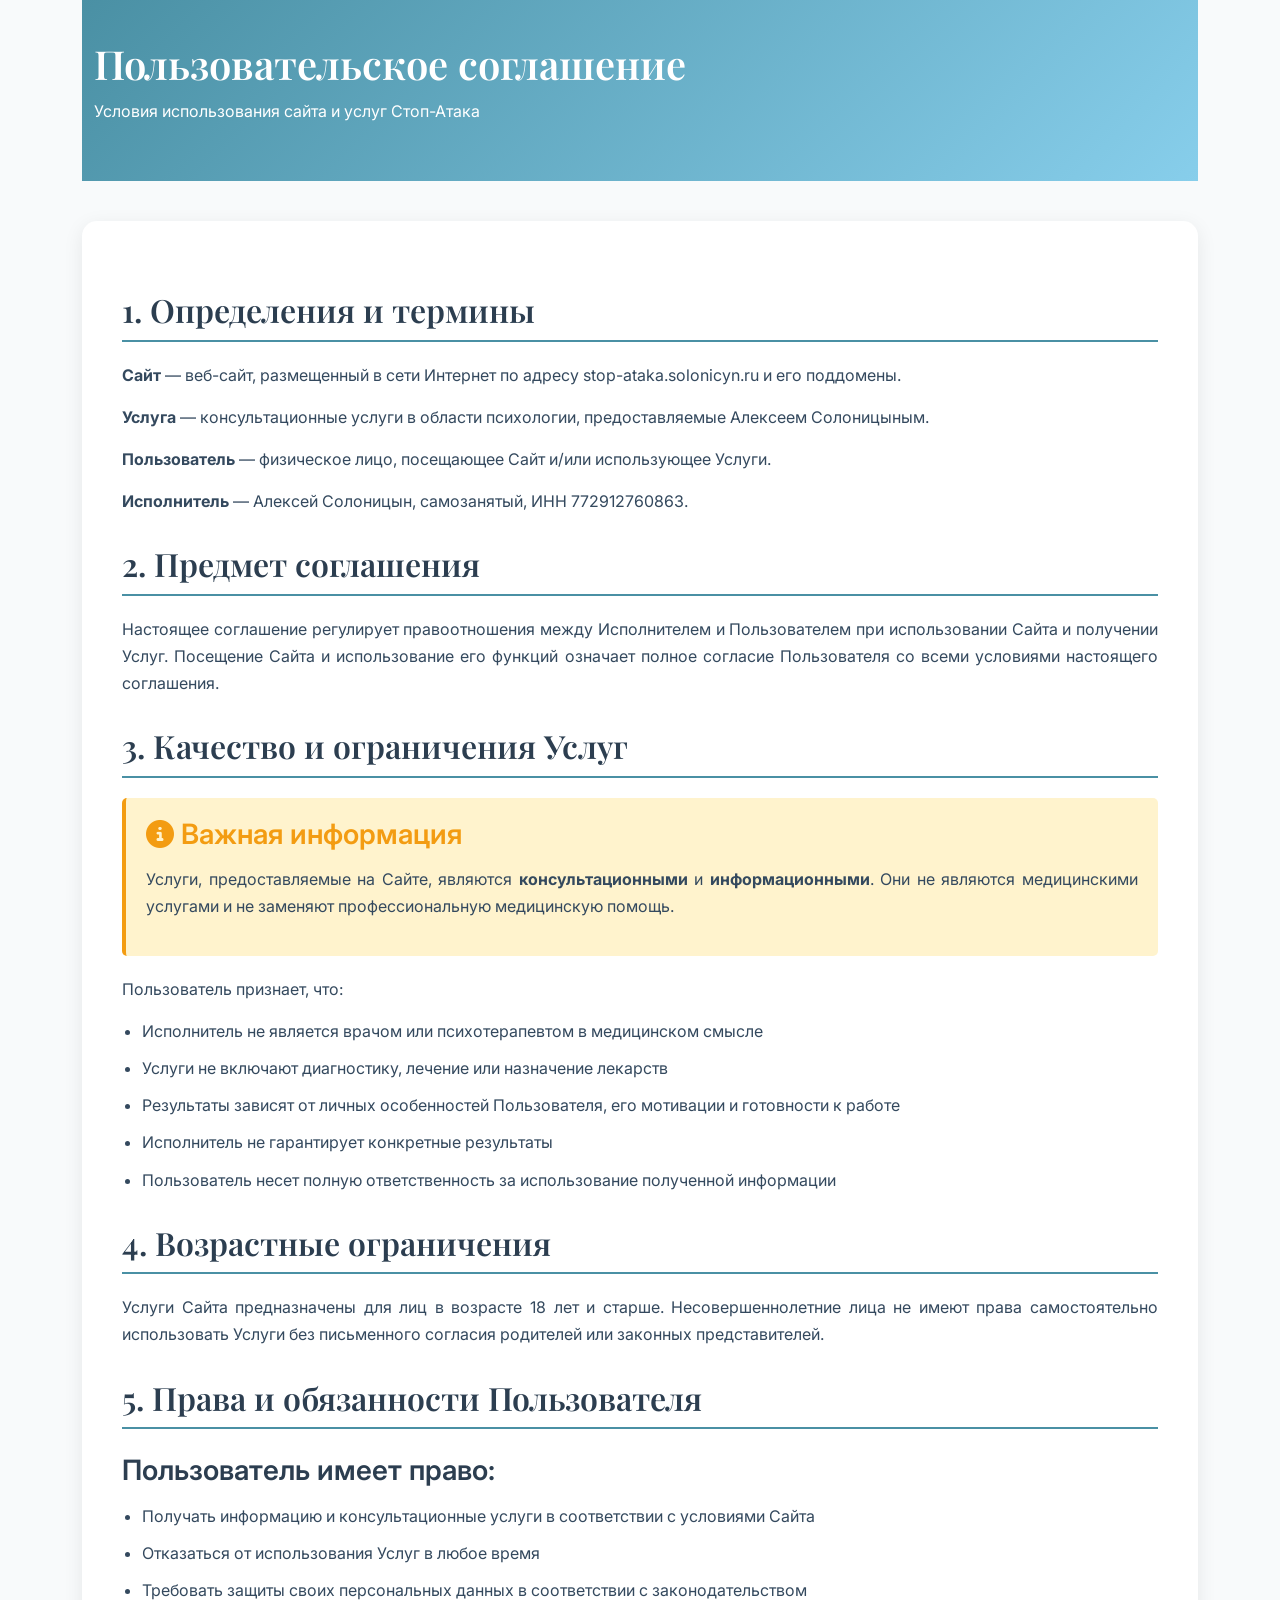
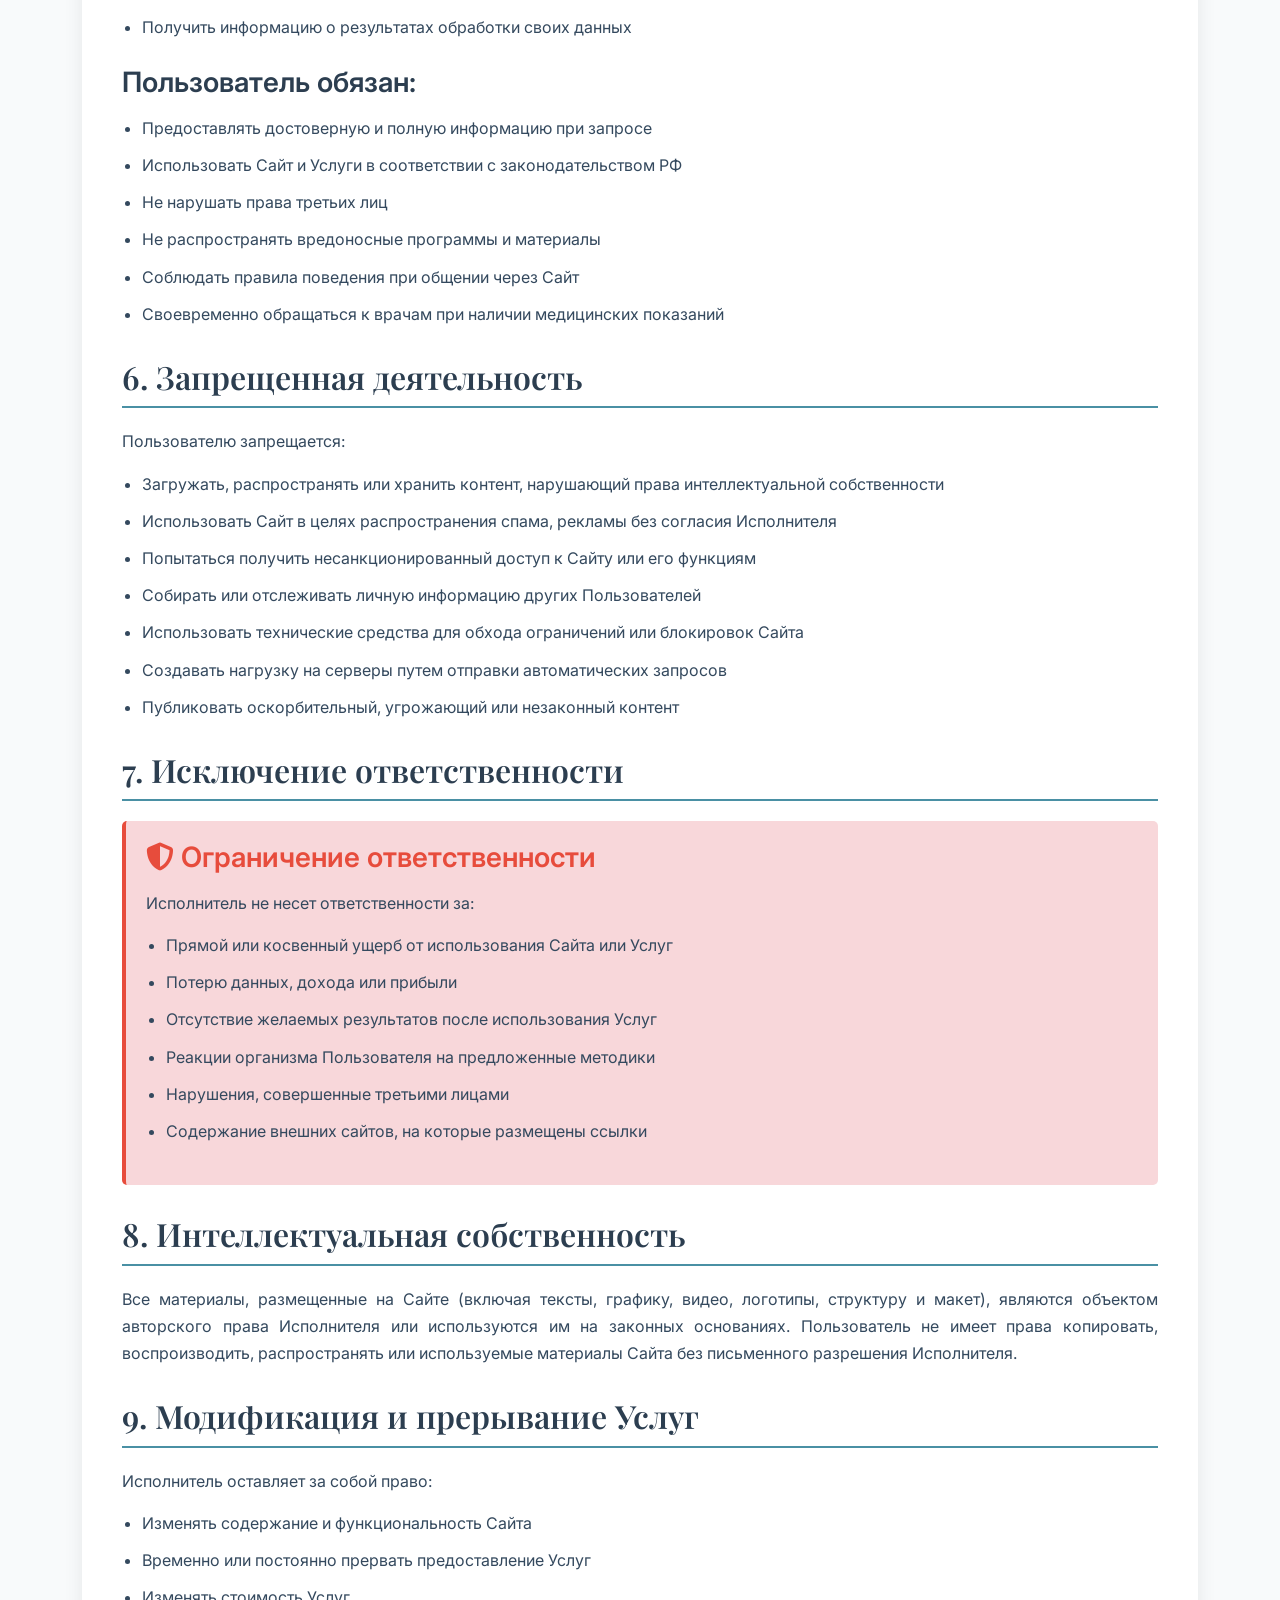
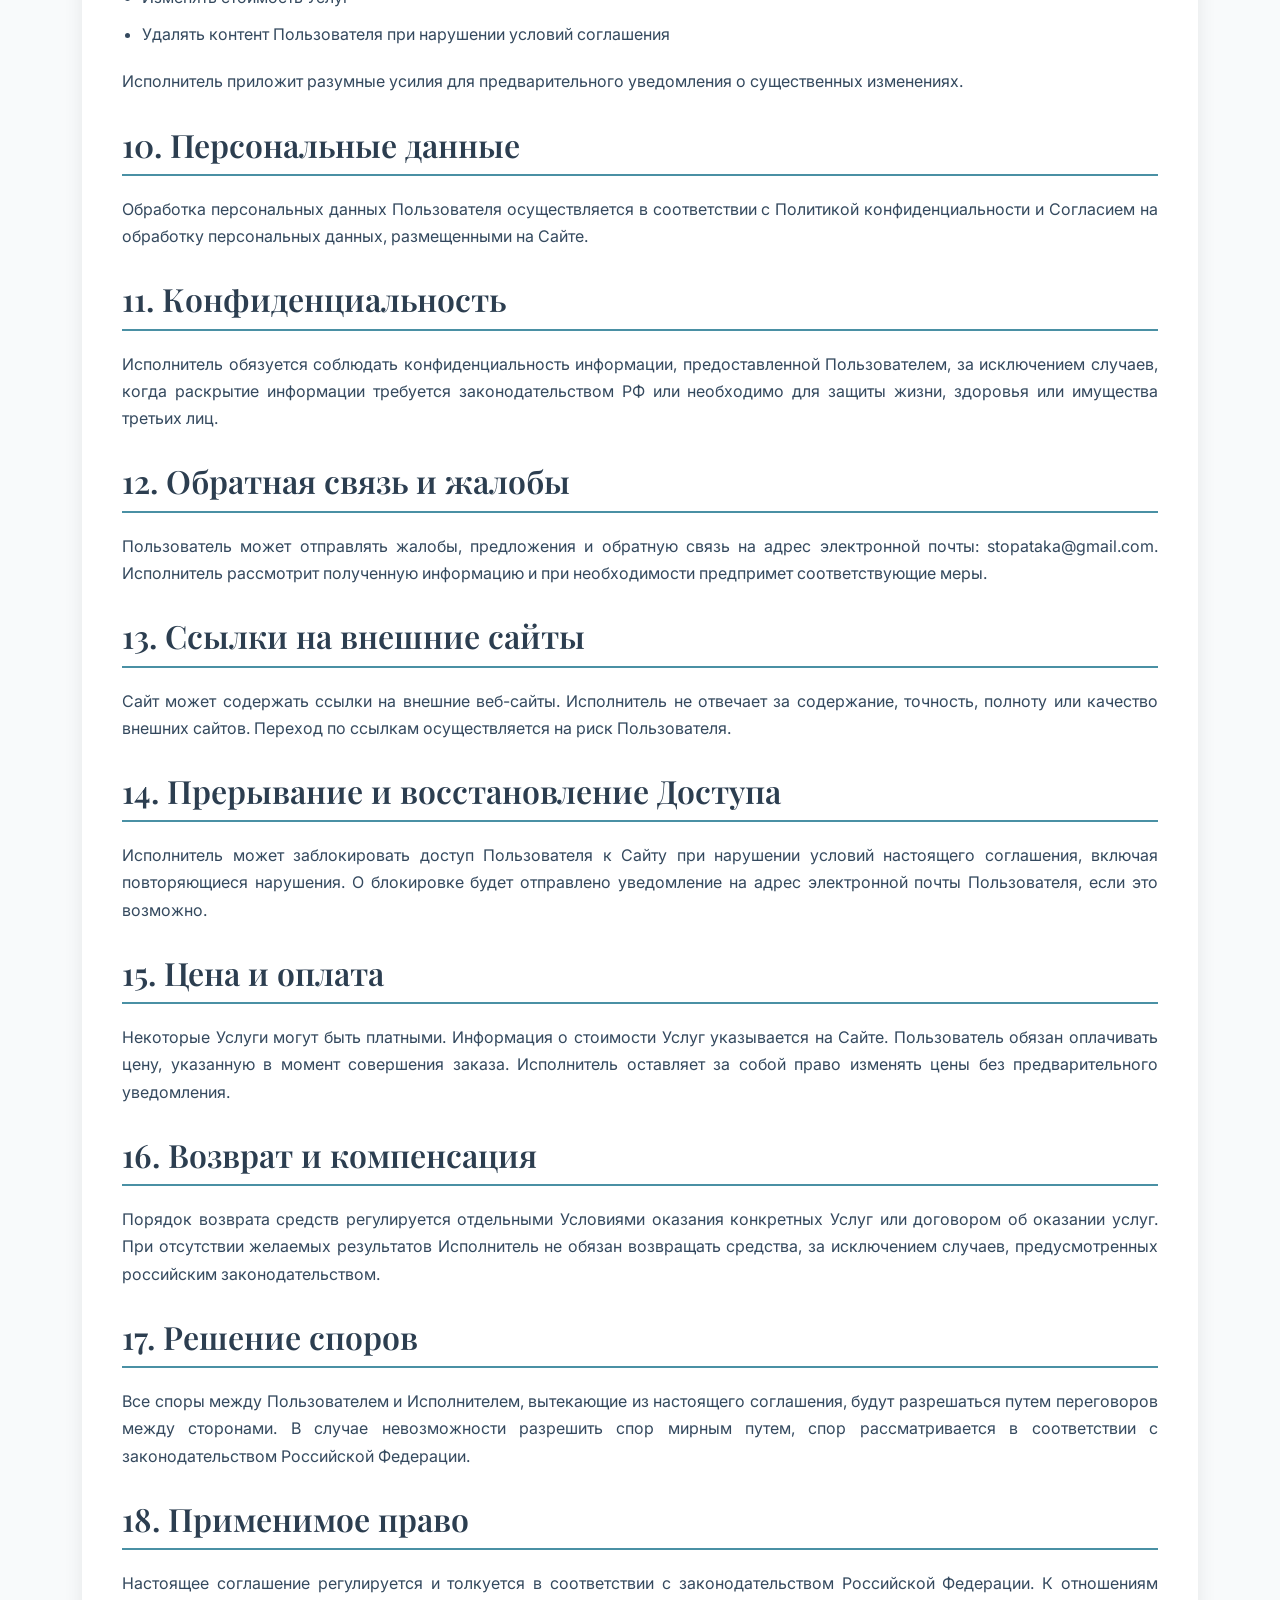
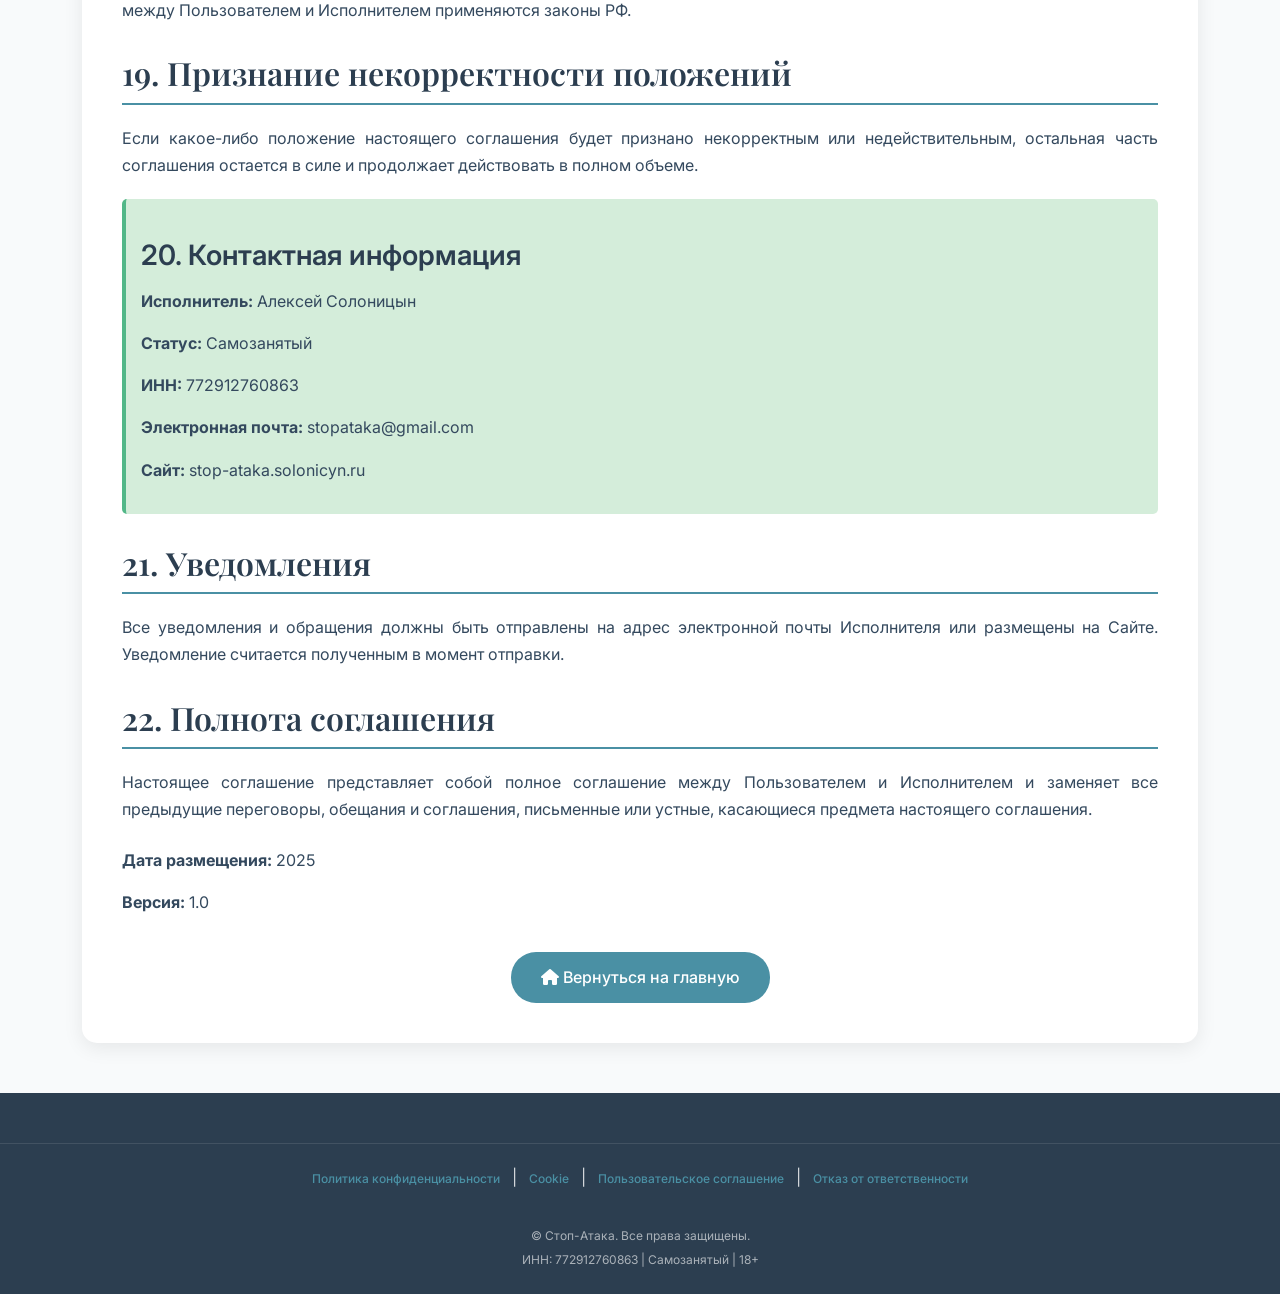
<file: terms.html>
<!DOCTYPE html>
<html lang="ru">
<head>
    <meta charset="UTF-8">
    <meta name="viewport" content="width=device-width, initial-scale=1.0">
    <title>Пользовательское соглашение - Стоп-Атака</title>
    <meta name="description" content="Пользовательское соглашение Стоп-Атака. Условия использования сайта и получения консультационных услуг.">
    <meta name="robots" content="index, follow">
    <link rel="canonical" href="https://bacteriofak.github.io/Solalott/terms.html">
    <link rel="icon" type="image/x-icon" href="favicon.ico">
    
    <!-- Bootstrap CSS -->
    <link href="https://cdn.jsdelivr.net/npm/bootstrap@5.3.0/dist/css/bootstrap.min.css" rel="stylesheet">
    <!-- Google Fonts -->
    <link href="https://fonts.googleapis.com/css2?family=Inter:wght@300;400;500;600;700&family=Playfair+Display:wght@600;700&display=swap" rel="stylesheet">
    <!-- Font Awesome -->
    <link rel="stylesheet" href="https://cdnjs.cloudflare.com/ajax/libs/font-awesome/6.4.0/css/all.min.css">
    <!-- Legal Pages CSS -->
    <link rel="stylesheet" href="legal.css">
</head>
<body>
    <div class="container">
        <header class="legal-header">
            <div class="container">
                <h1>Пользовательское соглашение</h1>
                <p>Условия использования сайта и услуг Стоп-Атака</p>
            </div>
        </header>
        
        <div class="legal-content">
            <h2>1. Определения и термины</h2>
            <p><strong>Сайт</strong> — веб-сайт, размещенный в сети Интернет по адресу stop-ataka.solonicyn.ru и его поддомены.</p>
            <p><strong>Услуга</strong> — консультационные услуги в области психологии, предоставляемые Алексеем Солоницыным.</p>
            <p><strong>Пользователь</strong> — физическое лицо, посещающее Сайт и/или использующее Услуги.</p>
            <p><strong>Исполнитель</strong> — Алексей Солоницын, самозанятый, ИНН 772912760863.</p>
            
            <h2>2. Предмет соглашения</h2>
            <p>Настоящее соглашение регулирует правоотношения между Исполнителем и Пользователем при использовании Сайта и получении Услуг. Посещение Сайта и использование его функций означает полное согласие Пользователя со всеми условиями настоящего соглашения.</p>
            
            <h2>3. Качество и ограничения Услуг</h2>
            
            <div class="warning-box">
                <h3><i class="fas fa-info-circle"></i> Важная информация</h3>
                <p>Услуги, предоставляемые на Сайте, являются <strong>консультационными</strong> и <strong>информационными</strong>. Они не являются медицинскими услугами и не заменяют профессиональную медицинскую помощь.</p>
            </div>
            
            <p>Пользователь признает, что:</p>
            <ul>
                <li>Исполнитель не является врачом или психотерапевтом в медицинском смысле</li>
                <li>Услуги не включают диагностику, лечение или назначение лекарств</li>
                <li>Результаты зависят от личных особенностей Пользователя, его мотивации и готовности к работе</li>
                <li>Исполнитель не гарантирует конкретные результаты</li>
                <li>Пользователь несет полную ответственность за использование полученной информации</li>
            </ul>
            
            <h2>4. Возрастные ограничения</h2>
            <p>Услуги Сайта предназначены для лиц в возрасте 18 лет и старше. Несовершеннолетние лица не имеют права самостоятельно использовать Услуги без письменного согласия родителей или законных представителей.</p>
            
            <h2>5. Права и обязанности Пользователя</h2>
            
            <h3>Пользователь имеет право:</h3>
            <ul>
                <li>Получать информацию и консультационные услуги в соответствии с условиями Сайта</li>
                <li>Отказаться от использования Услуг в любое время</li>
                <li>Требовать защиты своих персональных данных в соответствии с законодательством</li>
                <li>Получить информацию о результатах обработки своих данных</li>
            </ul>
            
            <h3>Пользователь обязан:</h3>
            <ul>
                <li>Предоставлять достоверную и полную информацию при запросе</li>
                <li>Использовать Сайт и Услуги в соответствии с законодательством РФ</li>
                <li>Не нарушать права третьих лиц</li>
                <li>Не распространять вредоносные программы и материалы</li>
                <li>Соблюдать правила поведения при общении через Сайт</li>
                <li>Своевременно обращаться к врачам при наличии медицинских показаний</li>
            </ul>
            
            <h2>6. Запрещенная деятельность</h2>
            <p>Пользователю запрещается:</p>
            <ul>
                <li>Загружать, распространять или хранить контент, нарушающий права интеллектуальной собственности</li>
                <li>Использовать Сайт в целях распространения спама, рекламы без согласия Исполнителя</li>
                <li>Попытаться получить несанкционированный доступ к Сайту или его функциям</li>
                <li>Собирать или отслеживать личную информацию других Пользователей</li>
                <li>Использовать технические средства для обхода ограничений или блокировок Сайта</li>
                <li>Создавать нагрузку на серверы путем отправки автоматических запросов</li>
                <li>Публиковать оскорбительный, угрожающий или незаконный контент</li>
            </ul>
            
            <h2>7. Исключение ответственности</h2>
            
            <div class="danger-box">
                <h3><i class="fas fa-shield-alt"></i> Ограничение ответственности</h3>
                <p>Исполнитель не несет ответственности за:</p>
                <ul>
                    <li>Прямой или косвенный ущерб от использования Сайта или Услуг</li>
                    <li>Потерю данных, дохода или прибыли</li>
                    <li>Отсутствие желаемых результатов после использования Услуг</li>
                    <li>Реакции организма Пользователя на предложенные методики</li>
                    <li>Нарушения, совершенные третьими лицами</li>
                    <li>Содержание внешних сайтов, на которые размещены ссылки</li>
                </ul>
            </div>
            
            <h2>8. Интеллектуальная собственность</h2>
            <p>Все материалы, размещенные на Сайте (включая тексты, графику, видео, логотипы, структуру и макет), являются объектом авторского права Исполнителя или используются им на законных основаниях. Пользователь не имеет права копировать, воспроизводить, распространять или используемые материалы Сайта без письменного разрешения Исполнителя.</p>
            
            <h2>9. Модификация и прерывание Услуг</h2>
            <p>Исполнитель оставляет за собой право:</p>
            <ul>
                <li>Изменять содержание и функциональность Сайта</li>
                <li>Временно или постоянно прервать предоставление Услуг</li>
                <li>Изменять стоимость Услуг</li>
                <li>Удалять контент Пользователя при нарушении условий соглашения</li>
            </ul>
            <p>Исполнитель приложит разумные усилия для предварительного уведомления о существенных изменениях.</p>
            
            <h2>10. Персональные данные</h2>
            <p>Обработка персональных данных Пользователя осуществляется в соответствии с Политикой конфиденциальности и Согласием на обработку персональных данных, размещенными на Сайте.</p>
            
            <h2>11. Конфиденциальность</h2>
            <p>Исполнитель обязуется соблюдать конфиденциальность информации, предоставленной Пользователем, за исключением случаев, когда раскрытие информации требуется законодательством РФ или необходимо для защиты жизни, здоровья или имущества третьих лиц.</p>
            
            <h2>12. Обратная связь и жалобы</h2>
            <p>Пользователь может отправлять жалобы, предложения и обратную связь на адрес электронной почты: stopataka@gmail.com. Исполнитель рассмотрит полученную информацию и при необходимости предпримет соответствующие меры.</p>
            
            <h2>13. Ссылки на внешние сайты</h2>
            <p>Сайт может содержать ссылки на внешние веб-сайты. Исполнитель не отвечает за содержание, точность, полноту или качество внешних сайтов. Переход по ссылкам осуществляется на риск Пользователя.</p>
            
            <h2>14. Прерывание и восстановление Доступа</h2>
            <p>Исполнитель может заблокировать доступ Пользователя к Сайту при нарушении условий настоящего соглашения, включая повторяющиеся нарушения. О блокировке будет отправлено уведомление на адрес электронной почты Пользователя, если это возможно.</p>
            
            <h2>15. Цена и оплата</h2>
            <p>Некоторые Услуги могут быть платными. Информация о стоимости Услуг указывается на Сайте. Пользователь обязан оплачивать цену, указанную в момент совершения заказа. Исполнитель оставляет за собой право изменять цены без предварительного уведомления.</p>
            
            <h2>16. Возврат и компенсация</h2>
            <p>Порядок возврата средств регулируется отдельными Условиями оказания конкретных Услуг или договором об оказании услуг. При отсутствии желаемых результатов Исполнитель не обязан возвращать средства, за исключением случаев, предусмотренных российским законодательством.</p>
            
            <h2>17. Решение споров</h2>
            <p>Все споры между Пользователем и Исполнителем, вытекающие из настоящего соглашения, будут разрешаться путем переговоров между сторонами. В случае невозможности разрешить спор мирным путем, спор рассматривается в соответствии с законодательством Российской Федерации.</p>
            
            <h2>18. Применимое право</h2>
            <p>Настоящее соглашение регулируется и толкуется в соответствии с законодательством Российской Федерации. К отношениям между Пользователем и Исполнителем применяются законы РФ.</p>
            
            <h2>19. Признание некорректности положений</h2>
            <p>Если какое-либо положение настоящего соглашения будет признано некорректным или недействительным, остальная часть соглашения остается в силе и продолжает действовать в полном объеме.</p>
            
            <div class="contact-info">
                <h3>20. Контактная информация</h3>
                <p><strong>Исполнитель:</strong> Алексей Солоницын</p>
                <p><strong>Статус:</strong> Самозанятый</p>
                <p><strong>ИНН:</strong> 772912760863</p>
                <p><strong>Электронная почта:</strong> stopataka@gmail.com</p>
                <p><strong>Сайт:</strong> stop-ataka.solonicyn.ru</p>
            </div>
            
            <h2>21. Уведомления</h2>
            <p>Все уведомления и обращения должны быть отправлены на адрес электронной почты Исполнителя или размещены на Сайте. Уведомление считается полученным в момент отправки.</p>
            
            <h2>22. Полнота соглашения</h2>
            <p>Настоящее соглашение представляет собой полное соглашение между Пользователем и Исполнителем и заменяет все предыдущие переговоры, обещания и соглашения, письменные или устные, касающиеся предмета настоящего соглашения.</p>
            
            <div class="text-center mt-4">
                <p><strong>Дата размещения:</strong> 2025</p>
                <p><strong>Версия:</strong> 1.0</p>
            </div>
            
            <div class="text-center">
                <a href="index.html" class="btn-back">
                    <i class="fas fa-home"></i> Вернуться на главную
                </a>
            </div>
        </div>
    </div>
    
    <!-- Footer -->
    <div class="legal-footer-wrapper">
        <footer class="footer">
            <div class="legal-links">
                <a href="privacy.html">Политика конфиденциальности</a> |
                <a href="cookies.html">Cookie</a> |
                <a href="terms.html">Пользовательское соглашение</a> |
                <a href="disclaimer.html">Отказ от ответственности</a>
            </div>
            <div class="footer-bottom">
                <p>&copy; Стоп-Атака. Все права защищены.</p>
                <p>ИНН: 772912760863 | Самозанятый | 18+</p>
            </div>
        </footer>
    </div>
    
    <!-- Bootstrap JS -->
    <script src="https://cdn.jsdelivr.net/npm/bootstrap@5.3.0/dist/js/bootstrap.bundle.min.js"></script>
</body>
</html>
</file>
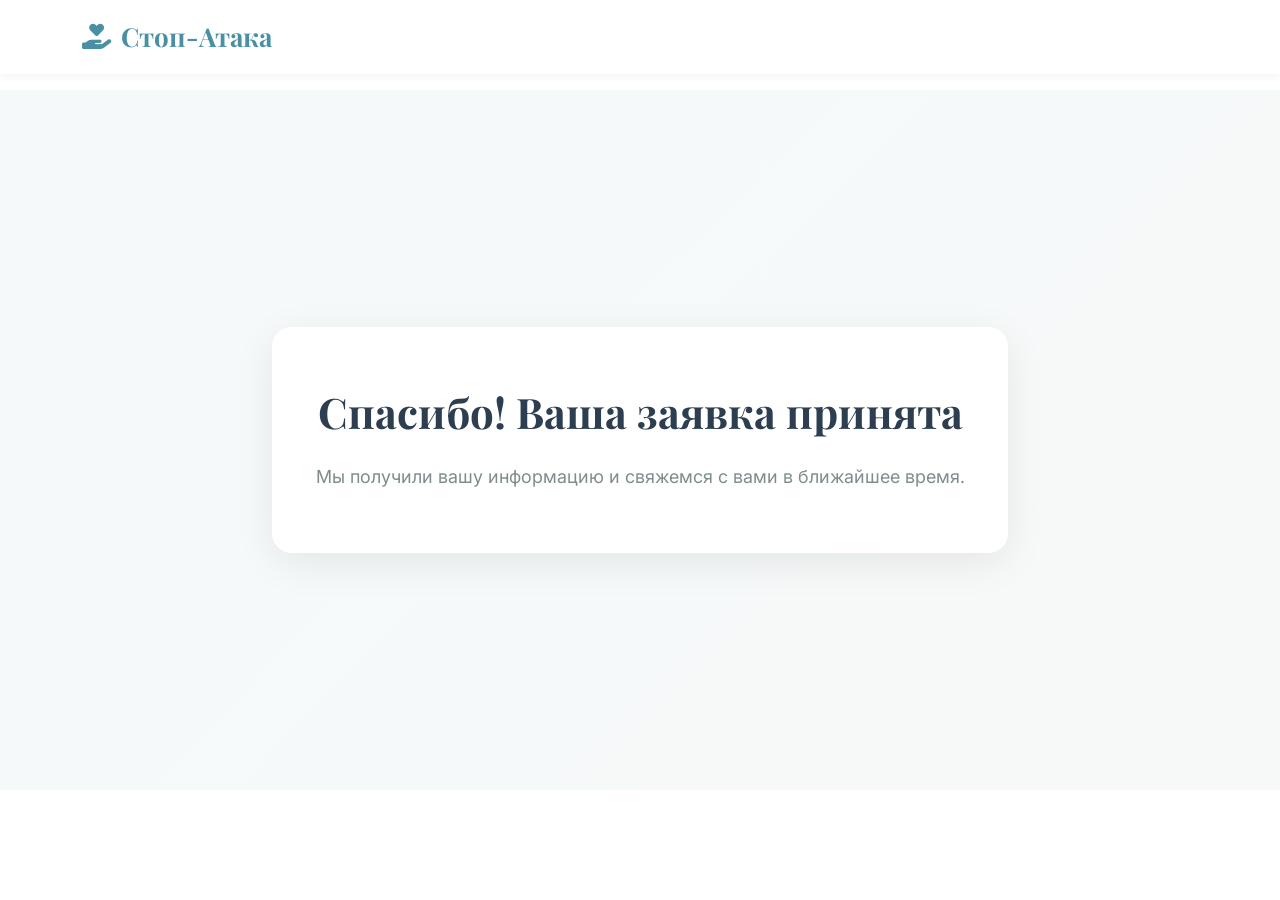
<file: thank-you.html>
<!DOCTYPE html>
<html lang="ru">
<head>
    <meta charset="UTF-8">
    <meta name="viewport" content="width=device-width, initial-scale=1.0">
    <meta name="description" content="Спасибо за вашу заявку на консультацию. Мы свяжемся с вами в ближайшее время.">
    <meta name="robots" content="noindex, nofollow">
    <link rel="canonical" href="https://bacteriofak.github.io/Solalott/thank-you.html">
    <link rel="icon" type="image/x-icon" href="favicon.ico">
    <title>Спасибо! Заявка принята - Стоп-Атака</title>
    
    <link href="https://cdn.jsdelivr.net/npm/bootstrap@5.3.0/dist/css/bootstrap.min.css" rel="stylesheet">
    <link href="https://fonts.googleapis.com/css2?family=Inter:wght@300;400;500;600;700&family=Playfair+Display:wght@600;700&display=swap" rel="stylesheet">
    <link rel="stylesheet" href="https://cdnjs.cloudflare.com/ajax/libs/font-awesome/6.4.0/css/all.min.css">
    <link rel="stylesheet" href="styles.css">
    
    <style>
        .thank-you-wrapper {
            font-family: 'Inter', sans-serif;
            color: #34495E;
            line-height: 1.7;
        }
        
        .thank-you-section {
            background: linear-gradient(135deg, rgba(74, 144, 164, 0.05), rgba(107, 144, 128, 0.05));
            padding: 100px 0;
            min-height: calc(100vh - 200px);
            display: flex;
            align-items: center;
        }
        
        .thank-you-card {
            background: white;
            border-radius: 20px;
            padding: 60px 40px;
            box-shadow: 0 10px 40px rgba(0, 0, 0, 0.08);
            text-align: center;
        }
        
        .thank-you-card h1 {
            font-family: 'Playfair Display', serif;
            color: #2C3E50;
            font-size: 42px;
            margin-bottom: 25px;
            font-weight: 700;
        }
        
        .thank-you-card p {
            font-size: 18px;
            color: #7F8C8D;
            margin: 0;
        }
        
        @media (max-width: 768px) {
            .thank-you-section {
                padding: 60px 0;
            }
            
            .thank-you-card {
                padding: 40px 25px;
            }
            
            .thank-you-card h1 {
                font-size: 32px;
                margin-bottom: 20px;
            }
            
            .thank-you-card p {
                font-size: 16px;
            }
        }
    </style>
</head>
<body>
<div class="thank-you-wrapper">
    <header class="top-header">
        <div class="container header-content">
            <div class="header-wrapper">
                <a href="index.html" class="logo">
                    <i class="fas fa-hand-holding-heart"></i>
                    <span>Стоп-Атака</span>
                </a>
            </div>
        </div>
    </header>

    <section class="thank-you-section">
        <div class="container">
            <div class="row">
                <div class="col-lg-8 offset-lg-2">
                    <div class="thank-you-card">
                        <h1>Спасибо! Ваша заявка принята</h1>
                        <p>Мы получили вашу информацию и свяжемся с вами в ближайшее время.</p>
                    </div>
                </div>
            </div>
        </div>
    </section>
</div>
</body>
</html>
</file>
<file: legal.css>
:root {
    --primary-color: #4A90A4;
    --secondary-color: #87CEEB;
    --dark-color: #2C3E50;
    --light-bg: #F8FAFB;
    --white: #ffffff;
    --text-dark: #34495E;
    --text-light: #7F8C8D;
    --warning-color: #F39C12;
    --success-color: #52B788;
    --danger-color: #E74C3C;
}

body {
    font-family: 'Inter', sans-serif;
    color: var(--text-dark);
    line-height: 1.7;
    background-color: var(--light-bg);
}

.legal-header {
    background: linear-gradient(135deg, var(--primary-color), var(--secondary-color));
    color: white;
    padding: 40px 0;
    margin-bottom: 40px;
}

.legal-header h1 {
    font-family: 'Playfair Display', serif;
    font-weight: 600;
    margin-bottom: 10px;
}

.legal-content {
    background: white;
    border-radius: 15px;
    padding: 40px;
    box-shadow: 0 5px 20px rgba(0,0,0,0.08);
    margin-bottom: 40px;
}

.legal-content h2 {
    font-family: 'Playfair Display', serif;
    color: var(--dark-color);
    font-weight: 600;
    margin-top: 30px;
    margin-bottom: 20px;
    border-bottom: 2px solid var(--primary-color);
    padding-bottom: 10px;
}

.legal-content h3 {
    color: var(--dark-color);
    font-weight: 600;
    margin-top: 25px;
    margin-bottom: 15px;
}

.legal-content h4 {
    color: var(--dark-color);
    font-weight: 500;
    margin-top: 15px;
    margin-bottom: 10px;
}

.legal-content p {
    margin-bottom: 15px;
    text-align: justify;
}

.legal-content ul {
    margin-bottom: 20px;
    padding-left: 20px;
}

.legal-content li {
    margin-bottom: 10px;
}

.highlight {
    background-color: #FFF3CD;
    border-left: 4px solid var(--warning-color);
    padding: 15px;
    margin: 20px 0;
    border-radius: 5px;
}

.warning-box {
    background-color: #FFF3CD;
    border-left: 4px solid var(--warning-color);
    padding: 20px;
    margin: 20px 0;
    border-radius: 5px;
}

.warning-box h3 {
    color: var(--warning-color);
    margin-top: 0;
}

.danger-box {
    background-color: #F8D7DA;
    border-left: 4px solid var(--danger-color);
    padding: 20px;
    margin: 20px 0;
    border-radius: 5px;
}

.danger-box h3 {
    color: var(--danger-color);
    margin-top: 0;
}

.contact-info {
    background-color: #D4EDDA;
    border-left: 4px solid var(--success-color);
    padding: 15px;
    margin: 20px 0;
    border-radius: 5px;
}

.cookie-types {
    display: grid;
    grid-template-columns: repeat(auto-fit, minmax(300px, 1fr));
    gap: 20px;
    margin: 30px 0;
}

.cookie-card {
    background: #F8FAFB;
    border-left: 4px solid var(--primary-color);
    padding: 20px;
    border-radius: 8px;
}

.cookie-card h4 {
    color: var(--primary-color);
    margin-bottom: 10px;
    margin-top: 0;
}

.btn-back {
    background: var(--primary-color);
    color: white;
    border: none;
    padding: 12px 30px;
    border-radius: 25px;
    font-weight: 500;
    transition: all 0.3s ease;
    text-decoration: none;
    display: inline-block;
    margin-top: 20px;
}

.btn-back:hover {
    background: var(--dark-color);
    color: white;
    transform: translateY(-2px);
}

/* Footer Styles */
.legal-footer-wrapper {
    font-family: 'Inter', -apple-system, BlinkMacSystemFont, 'Segoe UI', sans-serif;
    color: rgba(255,255,255,0.85);
    box-sizing: border-box;
    margin-top: 50px;
}

.legal-footer-wrapper *,
.legal-footer-wrapper *::before,
.legal-footer-wrapper *::after {
    box-sizing: inherit;
}

.legal-footer-wrapper .footer {
    background: var(--dark-color);
    color: rgba(255,255,255,0.8);
    padding: 30px 0 20px;
}

.legal-footer-wrapper .footer h5 {
    color: #ffffff;
    font-size: 16px;
    margin-bottom: 15px;
    font-family: 'Playfair Display', serif;
    font-weight: 600;
}

.legal-footer-wrapper .footer p {
    color: rgba(255,255,255,0.8);
    margin: 0;
    font-size: 12px;
    line-height: 1.6;
}

.legal-footer-wrapper .footer ul {
    list-style: none;
    padding: 0;
    margin: 0;
}

.legal-footer-wrapper .footer ul li {
    margin-bottom: 8px;
    color: rgba(255,255,255,0.7);
    font-size: 12px;
}

.legal-footer-wrapper .footer ul li a {
    color: rgba(255,255,255,0.7);
    text-decoration: none;
    transition: color 0.3s;
}

.legal-footer-wrapper .footer ul li a:hover {
    color: #ffffff;
}

.legal-footer-wrapper .legal-links {
    text-align: center;
    padding: 20px 0;
    border-top: 1px solid rgba(255,255,255,0.1);
    margin-top: 20px;
}

.legal-footer-wrapper .legal-links a {
    color: var(--primary-color);
    text-decoration: none;
    font-size: 12px;
    margin: 0 8px;
    font-weight: 500;
    transition: all 0.3s ease;
    display: inline-block;
}

.legal-footer-wrapper .legal-links a:hover {
    color: #ffffff;
}

.legal-footer-wrapper .footer-bottom {
    text-align: center;
    color: rgba(255,255,255,0.6);
    font-size: 11px;
    margin-top: 15px;
}

.legal-footer-wrapper .footer-bottom p {
    color: rgba(255,255,255,0.6);
    margin: 5px 0;
}

@media (max-width: 768px) {
    .legal-content {
        padding: 25px 20px;
    }
    
    .legal-header {
        padding: 30px 0;
    }
    
    .cookie-types {
        grid-template-columns: 1fr;
    }
}
</file>
<file: styles.css>
:root {
    --primary-color: #4A90A4;
    --secondary-color: #87CEEB;
    --accent-color: #6B9080;
    --text-light: #7F8C8D;
}

* { box-sizing: border-box; margin: 0; padding: 0; }

#stop-ataka-wrapper { font-family: 'Inter', sans-serif; color: #34495E; line-height: 1.7; }
#stop-ataka-wrapper h1, #stop-ataka-wrapper h2, #stop-ataka-wrapper h3 { font-family: 'Playfair Display', serif; color: #2C3E50; font-weight: 600; }

.btn-primary-custom { background: linear-gradient(135deg, #4A90A4, #6B9080); border: none; padding: 16px 40px; font-size: 18px; font-weight: 600; border-radius: 50px; color: white; transition: all 0.3s; box-shadow: 0 4px 15px rgba(74, 144, 164, 0.3); text-decoration: none; display: inline-block; cursor: pointer; }
.btn-primary-custom:hover { transform: translateY(-2px); box-shadow: 0 6px 25px rgba(74, 144, 164, 0.4); color: white; }
.btn-warning-custom { background: linear-gradient(135deg, #F39C12, #E67E22); border: none; padding: 16px 40px; font-size: 18px; font-weight: 600; border-radius: 50px; color: white; transition: all 0.3s; box-shadow: 0 4px 15px rgba(243, 156, 18, 0.3); text-decoration: none; display: inline-block; cursor: pointer; }
.btn-warning-custom:hover { transform: translateY(-2px); box-shadow: 0 6px 25px rgba(243, 156, 18, 0.4); color: white; }

.top-header { background: white; padding: 15px 0; box-shadow: 0 2px 10px rgba(0,0,0,0.05); position: fixed; top: 0; left: 0; right: 0; z-index: 1000; }
body { margin-top: 90px; }
.header-wrapper { display: flex; align-items: center; justify-content: space-between; gap: 20px; }
.header-nav-section { display: flex; align-items: center; gap: 25px; flex-grow: 1; justify-content: center; }
.logo { font-family: 'Playfair Display', serif; font-size: 26px; font-weight: 700; color: #4A90A4; text-decoration: none; display: flex; align-items: center; gap: 10px; white-space: nowrap; }
.main-nav { display: flex; align-items: center; gap: 12px; list-style: none; margin: 0; padding: 0; flex-wrap: nowrap; }
.main-nav li a { color: #34495E; text-decoration: none; font-weight: 500; font-size: 14px; padding: 10px 18px; border-radius: 25px; background: rgba(74, 144, 164, 0.08); border: 1px solid rgba(74, 144, 164, 0.15); display: inline-block; white-space: nowrap; transition: all 0.3s; }
.main-nav li a:hover { color: #4A90A4; background: rgba(74, 144, 164, 0.15); border-color: rgba(74, 144, 164, 0.3); }
.btn-free { background: linear-gradient(135deg, #52B788, #40916C); color: white; border: none; padding: 12px 28px; }
.btn-free:hover { transform: translateY(-2px); box-shadow: 0 4px 15px rgba(82, 183, 136, 0.4); color: white; }
.mobile-menu-toggle { display: none; background: none; border: none; font-size: 28px; color: #4A90A4; cursor: pointer; }

.hero-section { background: linear-gradient(135deg, rgba(74, 144, 164, 0.05), rgba(107, 144, 128, 0.05)); padding: 100px 0 80px; position: relative; }
.urgent-badge { background: linear-gradient(135deg, #E74C3C, #C0392B); color: white; padding: 12px 30px; border-radius: 50px; font-size: 16px; font-weight: 600; display: inline-block; margin-bottom: 25px; animation: pulse 2s infinite; }
@keyframes pulse { 0%, 100% { transform: scale(1); } 50% { transform: scale(1.05); } }
.hero-section h1 { font-size: 52px; line-height: 1.2; margin-bottom: 25px; }
.hero-section .lead { font-size: 20px; color: var(--text-light); margin-bottom: 35px; }
.hero-image { border-radius: 20px; overflow: hidden; box-shadow: 0 20px 60px rgba(0,0,0,0.15); }
.hero-image img { width: 100%; height: auto; display: block; }
.fade-in-up { animation: fadeInUp 0.8s ease-out; }
@keyframes fadeInUp { from { opacity: 0; transform: translateY(30px); } to { opacity: 1; transform: translateY(0); } }

.help-section { padding: 80px 0; background: white; }
.help-header { background: linear-gradient(135deg, #4A90A4, #6B9080); color: white; padding: 40px; border-radius: 25px; text-align: center; margin-bottom: 50px; }
.help-list { list-style: none; padding: 0; }
.help-list li { background: #F8FAFB; padding: 30px; border-radius: 15px; margin-bottom: 20px; border-left: 5px solid #4A90A4; font-size: 16px; line-height: 1.8; color: #34495E; }
.help-list i { margin-right: 10px; }

.problem-section { padding: 80px 0; background: #F8FAFB; }
.section-title { text-align: center; margin-bottom: 60px; }
.section-title h2 { font-size: 42px; margin-bottom: 20px; }
.symptom-card { background: white; border-radius: 20px; padding: 35px 30px; margin-bottom: 25px; border-left: 4px solid #4A90A4; transition: all 0.3s; }
.symptom-card:hover { transform: translateX(5px); box-shadow: 0 5px 20px rgba(0,0,0,0.08); }
.symptom-card i { font-size: 28px; color: #4A90A4; margin-bottom: 15px; }
.symptom-card p { color: var(--text-light); margin: 0; }

.ready-help-section { padding: 80px 0; background: white; }
.ready-help-box { background: linear-gradient(135deg, rgba(82, 183, 136, 0.1), rgba(64, 145, 108, 0.1)); border: 3px solid #52B788; border-radius: 25px; padding: 50px; text-align: center; }
.ready-help-box h2 { font-size: 42px; color: #52B788; margin-bottom: 25px; }

.about-section { padding: 80px 0; background: #F8FAFB; }
.about-image { border-radius: 20px; overflow: hidden; box-shadow: 0 15px 50px rgba(0,0,0,0.1); }
.about-image img { width: 100%; height: 100%; object-fit: cover; }
.about-content h2 { font-size: 38px; margin-bottom: 25px; }
.about-content h3 { font-size: 32px; margin-top: 40px; margin-bottom: 25px; color: #4A90A4; }
.about-content p { font-size: 17px; color: var(--text-light); margin-bottom: 20px; }
.credential-item { display: flex; align-items: start; margin-bottom: 18px; gap: 15px; }
.credential-item i { color: #52B788; font-size: 22px; margin-top: 3px; }

.process-section { padding: 80px 0; background: #F8FAFB; }
.process-step { position: relative; padding-left: 90px; margin-bottom: 50px; }
.step-number { position: absolute; left: 0; top: 0; width: 60px; height: 60px; background: linear-gradient(135deg, #4A90A4, #6B9080); border-radius: 50%; display: flex; align-items: center; justify-content: center; color: white; font-size: 24px; font-weight: 700; box-shadow: 0 5px 20px rgba(74, 144, 164, 0.3); }
.process-step h4 { font-size: 22px; margin-bottom: 12px; }
.process-step p { color: var(--text-light); font-size: 16px; }

.testimonials-section { padding: 80px 0; background: white; }
.video-testimonial-card { background: #F8FAFB; border-radius: 20px; padding: 20px; margin-bottom: 30px; transition: all 0.3s; }
.video-testimonial-card:hover { transform: translateY(-5px); box-shadow: 0 10px 30px rgba(0,0,0,0.1); }
.video-wrapper { position: relative; padding-bottom: 56.25%; height: 0; overflow: hidden; border-radius: 15px; }
.video-wrapper iframe { position: absolute; top: 0; left: 0; width: 100%; height: 100%; }
.video-title { margin-top: 15px; font-size: 18px; font-weight: 600; color: #2C3E50; text-align: center; }

.video-section { padding: 80px 0; background: linear-gradient(135deg, #4A90A4, #6B9080); color: white; text-align: center; }
.video-alert { background: rgba(255,255,255,0.2); border: 3px solid white; padding: 30px; border-radius: 20px; margin: 30px 0; font-size: 24px; font-weight: 700; animation: pulse 2s infinite; color: white; }
.main-video-wrapper { max-width: 800px; margin: 40px auto; border-radius: 20px; overflow: hidden; box-shadow: 0 20px 60px rgba(0,0,0,0.3); }

.who-help-section { padding: 80px 0; background: white; }
.cannot-help-box { background: linear-gradient(135deg, rgba(231, 76, 60, 0.1), rgba(192, 57, 43, 0.1)); border: 3px solid #E74C3C; border-radius: 25px; padding: 40px; margin-bottom: 50px; }
.cannot-help-box h2 { color: #E74C3C; font-size: 36px; margin-bottom: 25px; }
.can-help-box { background: linear-gradient(135deg, rgba(82, 183, 136, 0.1), rgba(64, 145, 108, 0.1)); border: 3px solid #52B788; border-radius: 25px; padding: 40px; }
.can-help-box h2 { color: #52B788; font-size: 36px; margin-bottom: 25px; }
.can-help-list { list-style: none; padding: 0; }
.can-help-list li { display: flex; align-items: start; gap: 15px; margin-bottom: 20px; font-size: 17px; color: #34495E; }
.can-help-list i { color: #52B788; font-size: 24px; margin-top: 3px; }

.contact-section { padding: 80px 0; background: #F8FAFB; }
.contact-form { background: white; padding: 50px; border-radius: 25px; box-shadow: 0 15px 50px rgba(0,0,0,0.08); }
.contact-form h2 { font-size: 36px; margin-bottom: 15px; text-align: center; }
.contact-form > p { text-align: center; color: var(--text-light); font-size: 17px; margin-bottom: 40px; }
.form-label { color: #34495E; font-weight: 500; }
.form-control-custom { border: 2px solid #E8ECEF; border-radius: 12px; padding: 15px 20px; font-size: 16px; transition: all 0.3s; color: #34495E; }
.form-control-custom:focus { border-color: #4A90A4; box-shadow: 0 0 0 0.2rem rgba(74, 144, 164, 0.1); outline: none; }

.messenger-buttons { display: flex; gap: 15px; margin-bottom: 20px; flex-wrap: wrap; }
.messenger-btn { flex: 1; min-width: 150px; padding: 15px; border: 2px solid #E8ECEF; border-radius: 12px; background: white; cursor: pointer; transition: all 0.3s; display: flex; align-items: center; justify-content: center; gap: 10px; font-weight: 600; color: #34495E; }
.messenger-btn:hover { border-color: #4A90A4; background: #F8FAFB; }
.messenger-btn.active { border-color: #4A90A4; background: rgba(74, 144, 164, 0.1); }

.rating-buttons { display: flex; gap: 10px; flex-wrap: wrap; justify-content: center; }
.rating-buttons input[type="radio"] { display: none; }
.rating-buttons label { width: 40px; height: 40px; border: 2px solid #E8ECEF; border-radius: 50%; display: flex; align-items: center; justify-content: center; cursor: pointer; transition: all 0.3s; font-weight: 600; color: #34495E; background: white; }
.rating-buttons input[type="radio"]:checked + label { background: linear-gradient(135deg, #4A90A4, #6B9080); color: white; border-color: #4A90A4; }
.rating-buttons label:hover { border-color: #4A90A4; }

.video-confirmation { background: rgba(243, 156, 18, 0.1); border: 2px solid #F39C12; padding: 20px; border-radius: 12px; margin-bottom: 20px; }

.footer { background: #2C3E50; color: rgba(255,255,255,0.8); padding: 50px 0 30px; }
.footer h5 { color: white; font-size: 20px; margin-bottom: 25px; }
.footer ul { list-style: none; padding: 0; }
.footer ul li { margin-bottom: 12px; color: rgba(255,255,255,0.7); }
.footer ul li a { color: rgba(255,255,255,0.7); text-decoration: none; transition: color 0.3s; }
.footer ul li a:hover { color: white; }
.social-links { display: flex; gap: 15px; margin-top: 20px; }
.social-links a { width: 45px; height: 45px; background: rgba(255,255,255,0.1); border-radius: 50%; display: flex; align-items: center; justify-content: center; color: white; transition: all 0.3s; }
.social-links a:hover { background: #4A90A4; transform: translateY(-3px); }
.footer-bottom { border-top: 1px solid rgba(255,255,255,0.1); margin-top: 40px; padding-top: 25px; text-align: center; color: rgba(255,255,255,0.6); }

.sa-footer-wrapper { font-family: 'Inter', sans-serif; }
.sa-footer-wrapper .container { max-width: 1140px; margin: 0 auto; padding: 0 15px; }
.sa-footer-wrapper .row { display: flex; flex-wrap: wrap; margin: 0 -15px; }
.sa-footer-wrapper .col-lg-4, .sa-footer-wrapper .col-lg-3, .sa-footer-wrapper .col-md-4 { padding: 0 15px; margin-bottom: 24px; }
.sa-footer-wrapper .col-lg-4 { flex: 0 0 33.333%; max-width: 33.333%; }
.sa-footer-wrapper .col-lg-3 { flex: 0 0 25%; max-width: 25%; }

@media (max-width: 1200px) { .main-nav li a { padding: 8px 12px; font-size: 12px; } }
@media (max-width: 992px) { .header-nav-section { display: none; position: absolute; top: 100%; left: 0; right: 0; background: white; flex-direction: column; padding: 20px; box-shadow: 0 5px 20px rgba(0,0,0,0.1); gap: 15px; z-index: 999; } .header-nav-section.active { display: flex; } .main-nav { flex-direction: column; width: 100%; gap: 10px; } .main-nav li { width: 100%; } .main-nav li a { width: 100%; text-align: center; padding: 12px 20px; } .mobile-menu-toggle { display: block; } body { margin-top: 75px; } }
@media (max-width: 768px) { .hero-section { padding: 60px 0 50px; } .hero-section h1 { font-size: 36px; } .section-title h2 { font-size: 32px; } .process-step { padding-left: 70px; } .step-number { width: 50px; height: 50px; font-size: 20px; } }

.text-center { text-align: center; }
.mt-3 { margin-top: 1rem; }
.mt-4 { margin-top: 1.5rem; }
.mt-5 { margin-top: 3rem; }
.mb-3 { margin-bottom: 1rem; }
.mb-4 { margin-bottom: 1.5rem; }
.mb-lg-0 { margin-bottom: 0; }
.small { font-size: 0.85rem; }

/* Стили для кнопок */
.next-button {
    display: flex;
    align-items: center;
    justify-content: center;
    width: 100%;
    height: 60px;
    background-color: #8e0c4b;
    color: #fff;
    text-decoration: none;
    border-radius: 5px;
    box-shadow: 5px 5px 8px rgba(0, 0, 0, 0.9);
    transition: background-color 0.3s, transform 0.2s, box-shadow 0.3s;
    font-weight: bold;
    border: none;
    cursor: pointer;
}

.next-button:hover {
    background-color: #f19a29;
    transform: scale(1.05);
    box-shadow: 0 6px 8px rgba(0, 0, 0, 0.3);
}

.next-button:focus {
    outline: 2px solid #f19a29;
}

.next-button:active {
    transform: scale(0.98);
}

.next-button:disabled {
    background-color: #ccc;
    cursor: not-allowed;
    opacity: 0.7;
}

@keyframes spin {
    0% { transform: rotate(0deg); }
    100% { transform: rotate(360deg); }
}

.fa-spin {
    animation: spin 1s linear infinite;
}

/* Кнопка выравнивания по центру */
.btn-container {
    text-align: center;
}

/* Отключение выделения текста */
body {
    user-select: none;
    -webkit-user-select: none;
    -moz-user-select: none;
    -ms-user-select: none;
}

/* Отключение перетаскивания изображений */
img {
    pointer-events: none;
    -webkit-user-drag: none;
}

/* Form Styles */
.form-label { display: block; font-weight: 600; color: #2C3E50; margin-bottom: 8px; font-size: 14px; }

.form-control {
    display: block;
    width: 100%;
    padding: 12px 16px;
    font-size: 16px;
    line-height: 1.5;
    color: #34495E;
    background-color: #fff;
    background-clip: padding-box;
    border: 2px solid #E8ECEF;
    border-radius: 8px;
    transition: border-color 0.3s, box-shadow 0.3s;
}

.form-control:focus {
    color: #34495E;
    background-color: #fff;
    border-color: #4A90A4;
    outline: 0;
    box-shadow: 0 0 0 0.2rem rgba(74, 144, 164, 0.15);
}

.form-select {
    display: block;
    width: 100%;
    padding: 12px 16px;
    font-size: 16px;
    line-height: 1.5;
    color: #34495E;
    background-color: #fff;
    background-image: url("data:image/svg+xml,%3csvg xmlns='http://www.w3.org/2000/svg' viewBox='0 0 16 16'%3e%3cpath fill='none' stroke='%23343a40' stroke-linecap='round' stroke-linejoin='round' stroke-width='2' d='M2 5l6 6 6-6'/%3e%3c/svg%3e");
    background-repeat: no-repeat;
    background-position: right 12px center;
    background-size: 16px 12px;
    border: 2px solid #E8ECEF;
    border-radius: 8px;
    appearance: none;
    padding-right: 40px;
    transition: border-color 0.3s, box-shadow 0.3s;
}

.form-select:focus {
    border-color: #4A90A4;
    outline: 0;
    box-shadow: 0 0 0 0.2rem rgba(74, 144, 164, 0.15);
}

.form-check {
    display: block;
    padding-left: 0;
    margin-bottom: 0.5rem;
}

.form-check-input {
    float: left;
    margin-left: 0;
    margin-right: 8px;
    width: 18px;
    height: 18px;
    border: 2px solid #E8ECEF;
    border-radius: 4px;
    background-color: #fff;
    cursor: pointer;
    accent-color: #4A90A4;
}

.form-check-input:checked {
    background-color: #4A90A4;
    border-color: #4A90A4;
}

.form-check-label {
    margin-bottom: 0;
    font-size: 14px;
    color: #34495E;
    cursor: pointer;
}

.d-inline-block {
    display: inline-block;
}

.form-check-label a {
    color: #4A90A4;
    text-decoration: underline;
}
</file>
